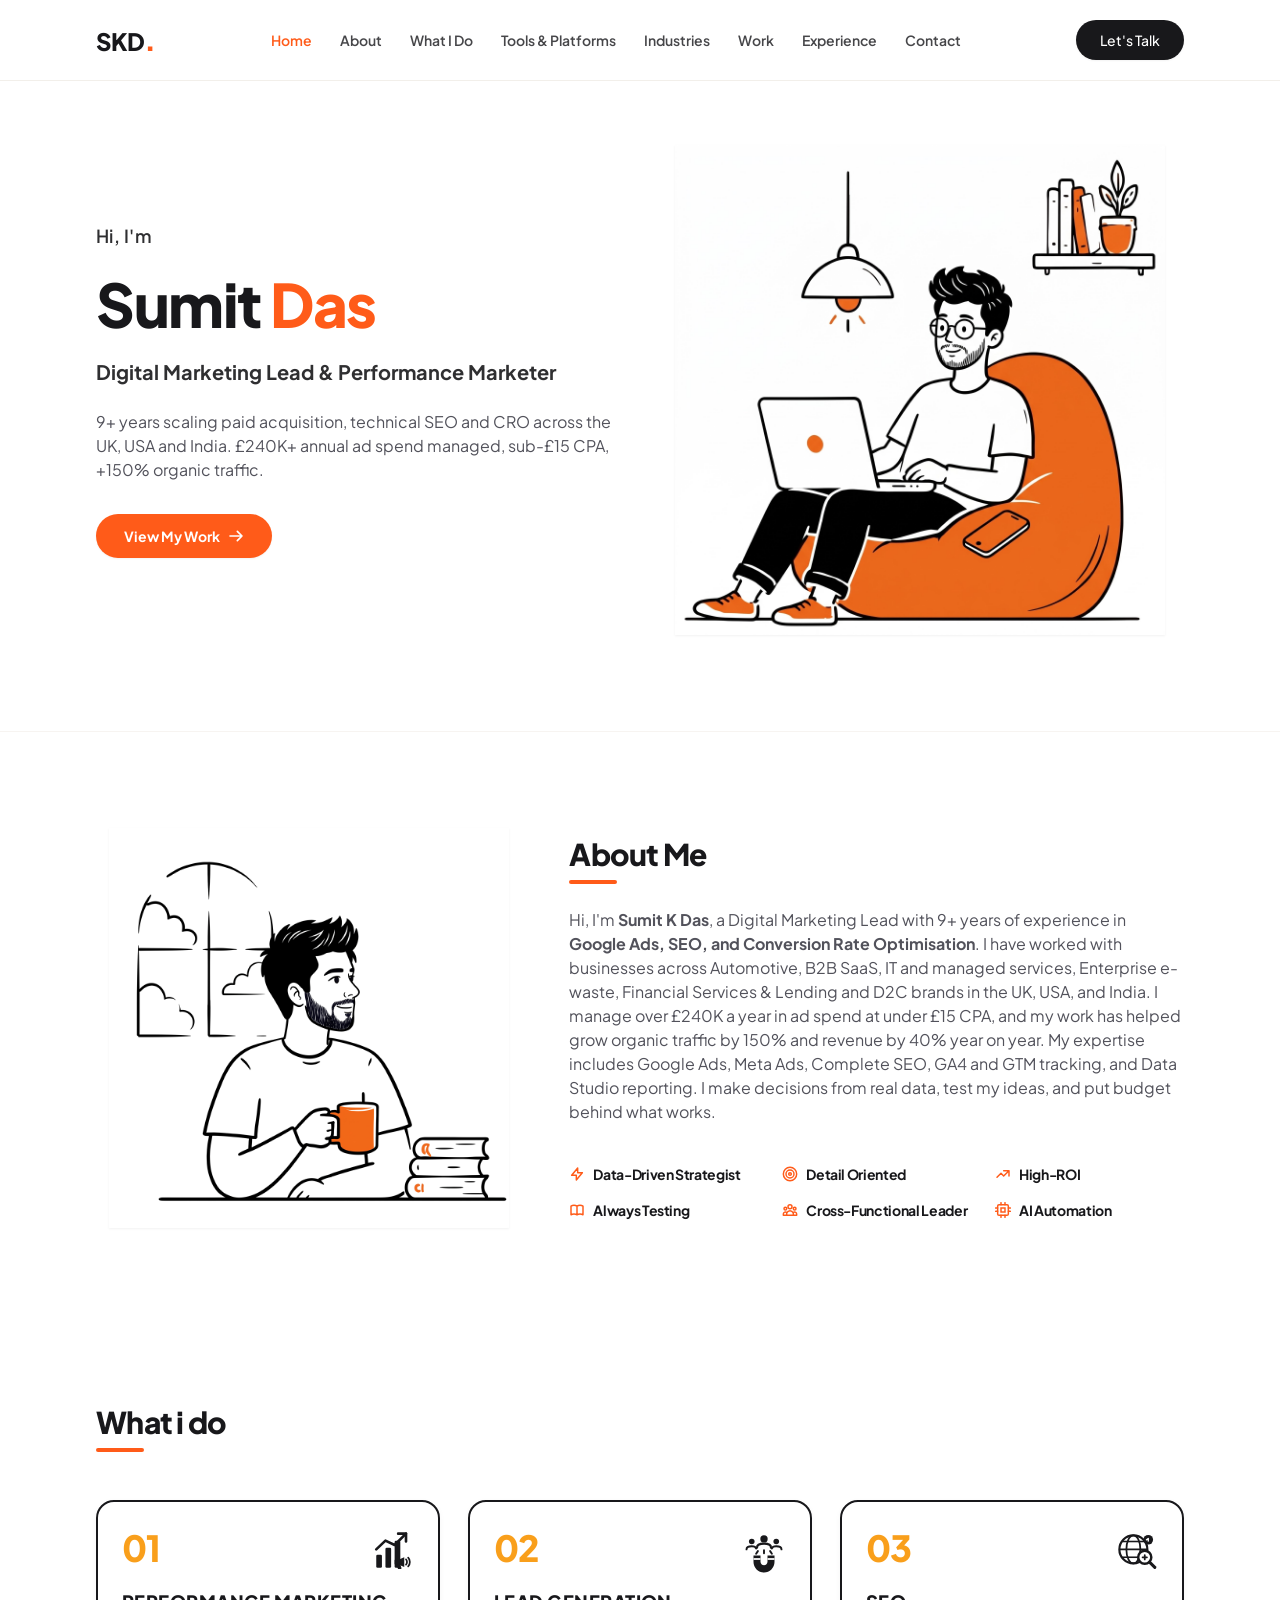
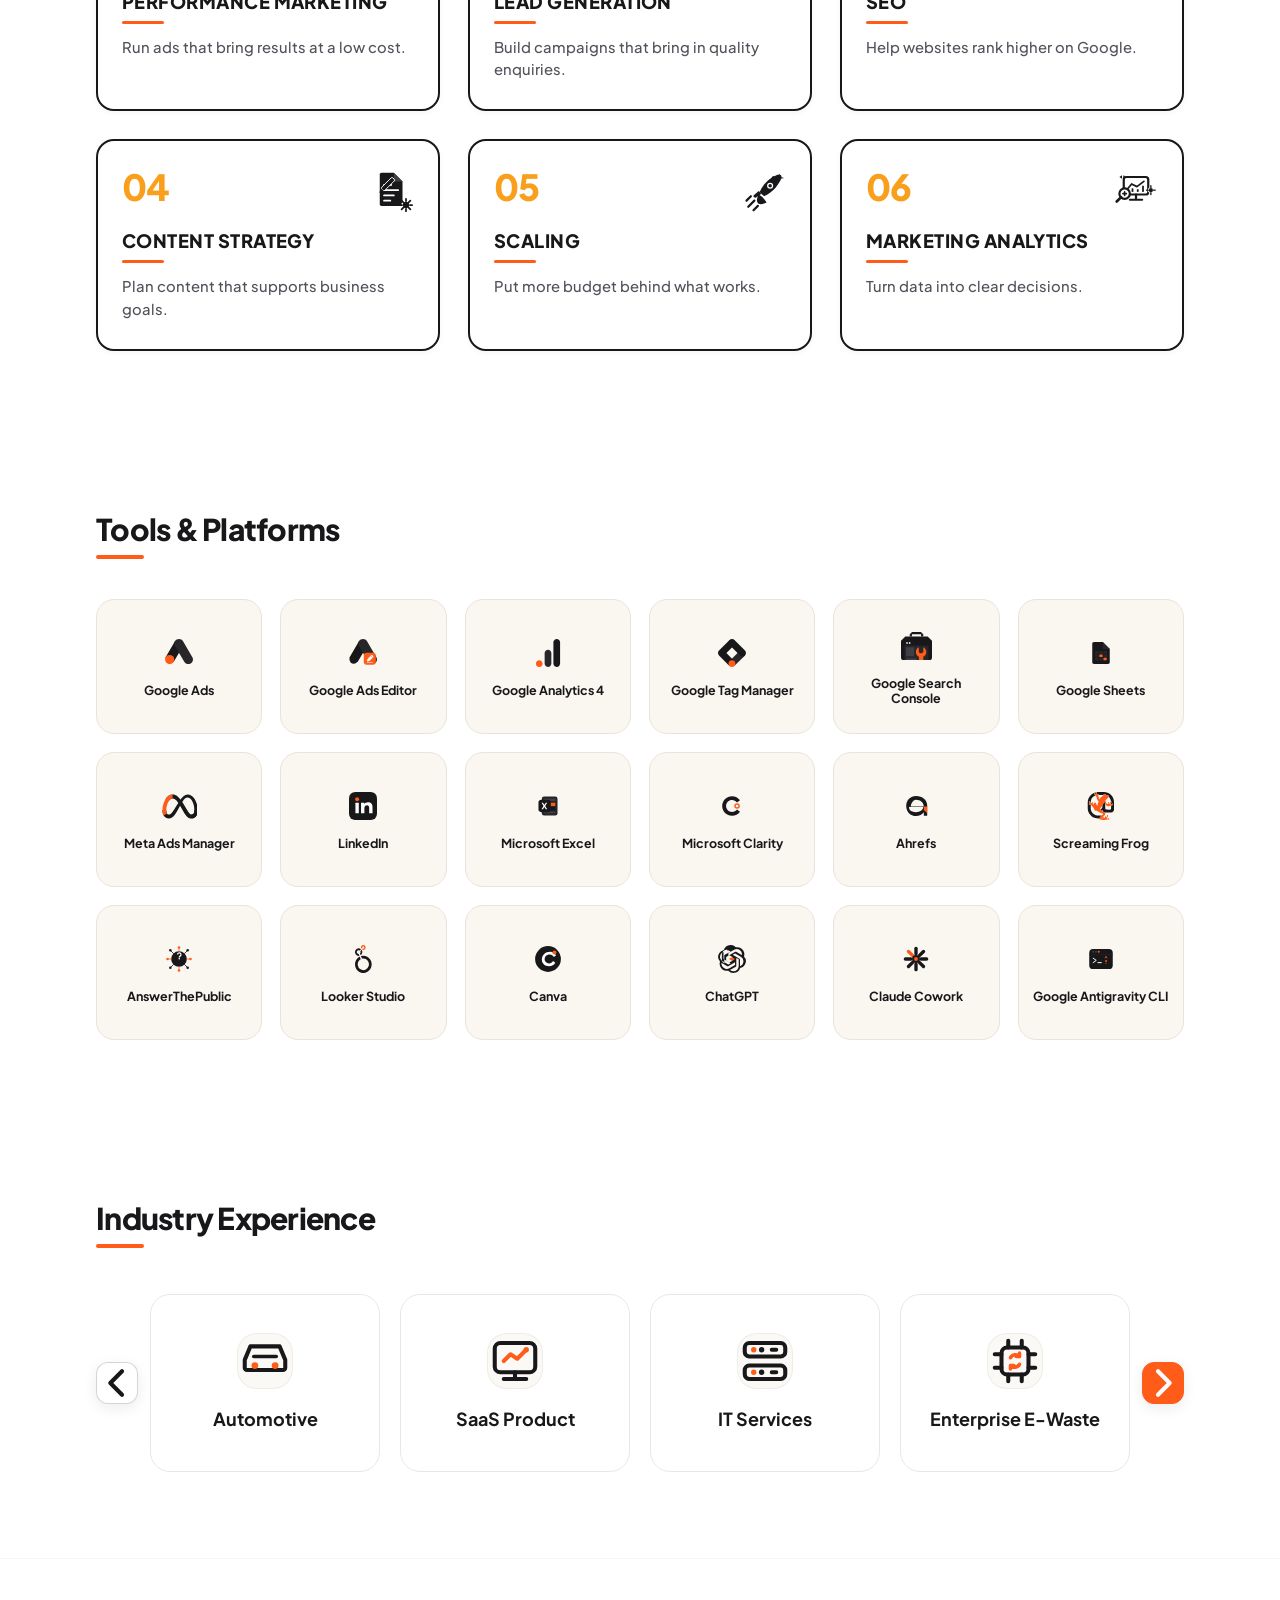
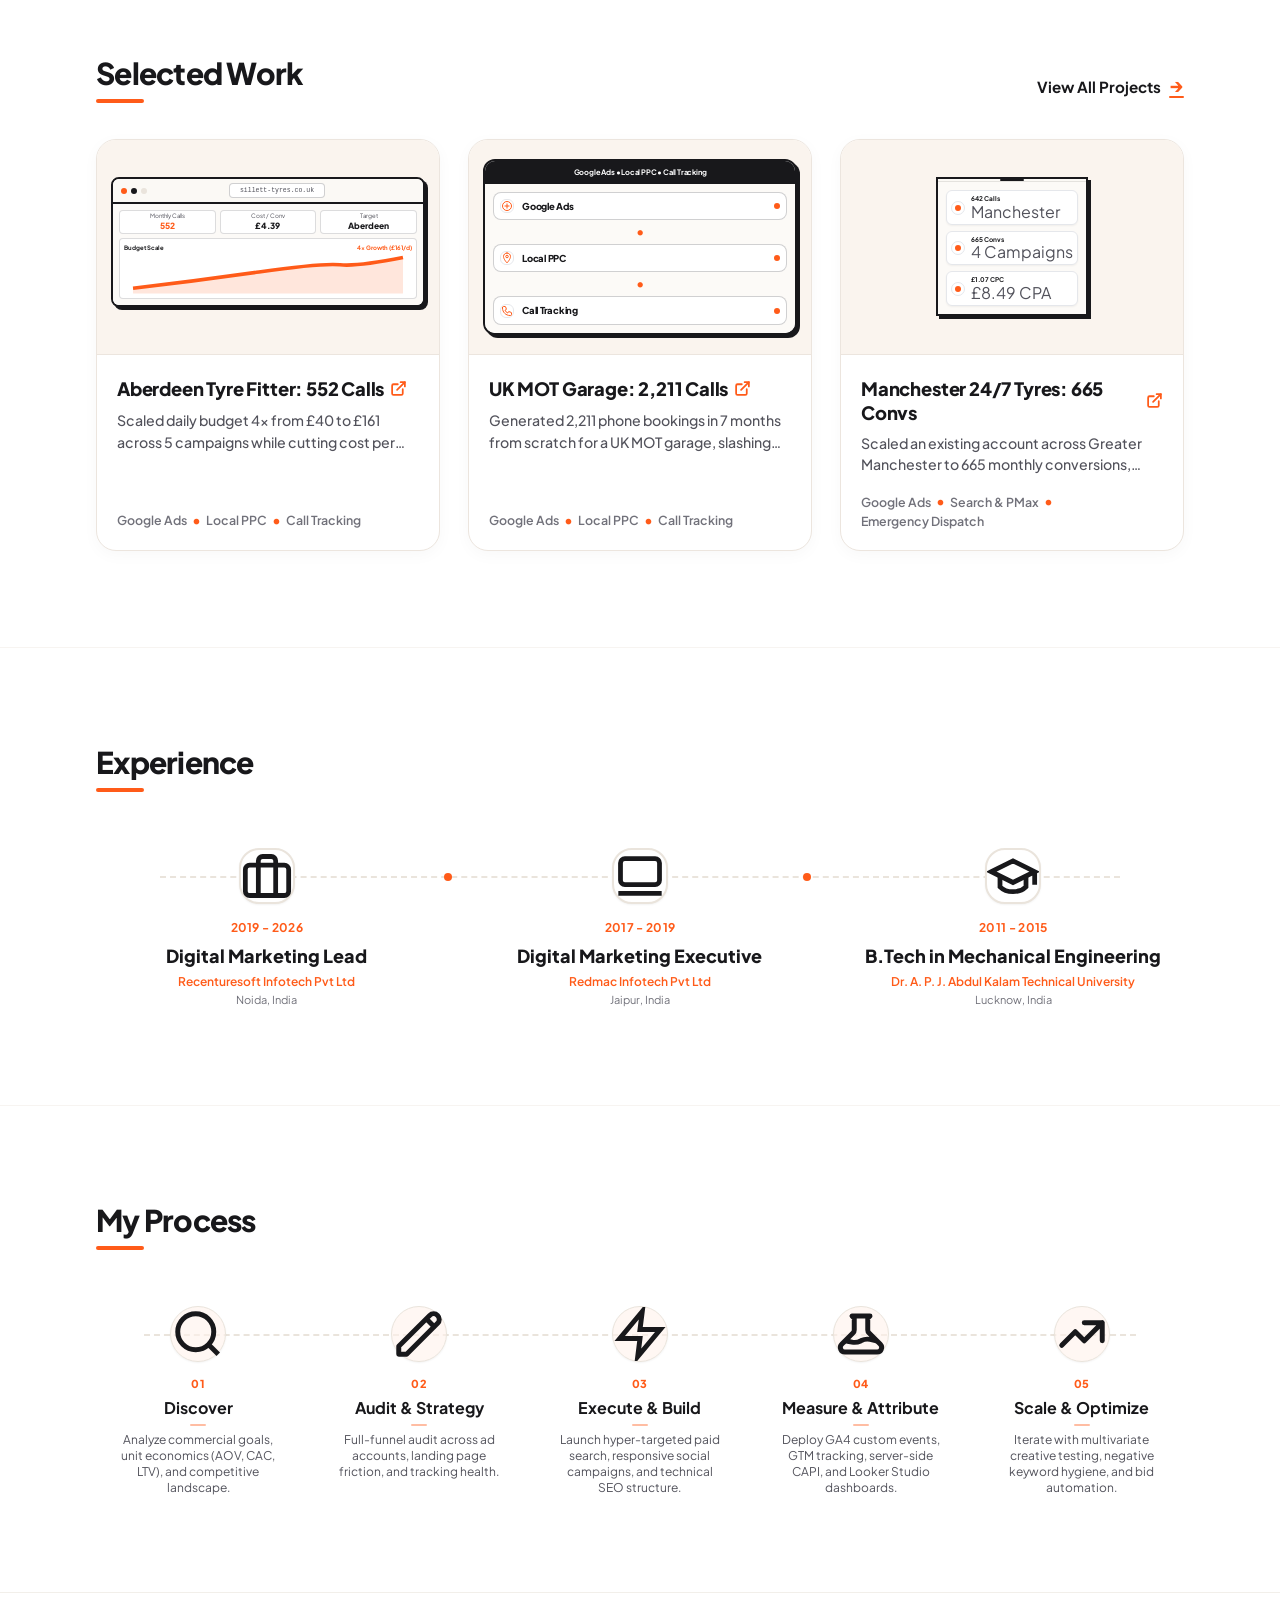
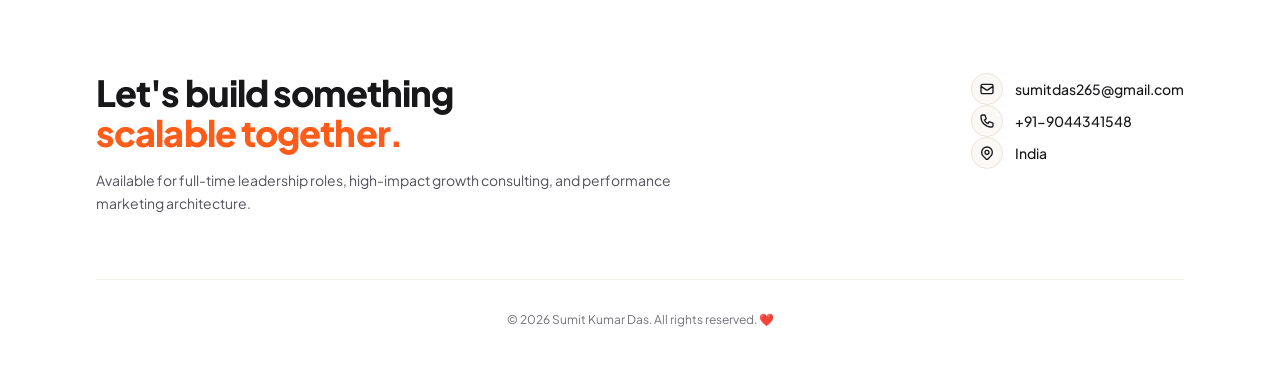
<file: index.html>
<!DOCTYPE html>
<html lang="en" class="scroll-smooth">
<head>
  <meta charset="UTF-8">
  <meta name="viewport" content="width=device-width, initial-scale=1.0">
  <title>Sumit Kumar Das | Digital Marketing Lead &amp; Performance Marketer</title>

  <!-- Google Fonts: Plus Jakarta Sans -->
  <link rel="preconnect" href="https://fonts.googleapis.com">
  <link rel="preconnect" href="https://fonts.gstatic.com" crossorigin>
  <link href="https://fonts.googleapis.com/css2?family=Plus+Jakarta+Sans:wght@400;500;600;700;800;900&display=swap" rel="stylesheet">
  <link rel="stylesheet" href="style.css">
</head>
<body class="bg-white text-brand-dark font-sans antialiased selection:bg-brand-orange-light selection:text-brand-orange">

  <!-- ==================== HEADER / NAVBAR ==================== -->
  <header class="sticky top-0 z-50 bg-white/95 backdrop-blur-md border-b border-brand-border/60 transition-all">
    <div class="max-w-6xl mx-auto px-4 sm:px-6 lg:px-8 h-20 flex items-center justify-between">
      <!-- Logo: SKD. -->
      <a href="#home" class="flex items-baseline text-2xl font-black tracking-tight text-brand-dark hover:opacity-90 transition-opacity">
        <span>SKD</span>
        <span class="text-brand-orange text-3xl leading-none">.</span>
      </a>

      <!-- Desktop Nav -->
      <nav class="hidden md:flex desktop-nav-list" id="desktop-nav">
        <a href="#home" class="nav-link text-sm font-semibold transition-colors duration-150 text-brand-orange" data-section="home">Home</a>
        <a href="#about" class="nav-link text-sm font-semibold transition-colors duration-150 text-brand-dark/80 hover:text-brand-dark" data-section="about">About</a>
        <a href="#what-i-do" class="nav-link text-sm font-semibold transition-colors duration-150 text-brand-dark/80 hover:text-brand-dark" data-section="what-i-do">What I Do</a>
        <a href="#skills" class="nav-link text-sm font-semibold transition-colors duration-150 text-brand-dark/80 hover:text-brand-dark" data-section="skills">Tools &amp; Platforms</a>
        <a href="#industries" class="nav-link text-sm font-semibold transition-colors duration-150 text-brand-dark/80 hover:text-brand-dark" data-section="industries">Industries</a>
        <a href="#work" class="nav-link text-sm font-semibold transition-colors duration-150 text-brand-dark/80 hover:text-brand-dark" data-section="work">Work</a>
        <a href="#experience" class="nav-link text-sm font-semibold transition-colors duration-150 text-brand-dark/80 hover:text-brand-dark" data-section="experience">Experience</a>
        <a href="#contact" class="nav-link text-sm font-semibold transition-colors duration-150 text-brand-dark/80 hover:text-brand-dark" data-section="contact">Contact</a>
      </nav>

      <!-- Right CTA Button -->
      <div class="hidden md:block">
        <a href="#contact" class="inline-flex items-center justify-center px-6 py-2.5 rounded-full bg-brand-dark text-white text-sm font-medium hover:bg-brand-dark/90 active:scale-95 transition-all shadow-sm">
          Let's Talk
        </a>
      </div>

      <!-- Mobile Hamburger Button -->
      <div class="md:hidden flex items-center">
        <button id="mobile-menu-btn" class="p-2 text-brand-dark hover:text-brand-orange focus:outline-none" aria-label="Toggle menu">
          <svg id="menu-icon" class="w-6 h-6" fill="none" stroke="currentColor" viewBox="0 0 24 24">
            <path stroke-linecap="round" stroke-linejoin="round" stroke-width="2" d="M4 6h16M4 12h16M4 18h16"></path>
          </svg>
          <svg id="close-icon" class="w-6 h-6 hidden" fill="none" stroke="currentColor" viewBox="0 0 24 24">
            <path stroke-linecap="round" stroke-linejoin="round" stroke-width="2" d="M6 18L18 6M6 6l12 12"></path>
          </svg>
        </button>
      </div>
    </div>

    <!-- Mobile Dropdown Menu -->
    <div id="mobile-menu" class="hidden md:hidden bg-white border-b border-brand-border px-4 pt-2 pb-6 space-y-3 shadow-lg">
      <a href="#home" class="mobile-nav-link block px-3 py-2 rounded-lg text-base font-semibold text-brand-orange bg-brand-orange-light/50" data-section="home">Home</a>
      <a href="#about" class="mobile-nav-link block px-3 py-2 rounded-lg text-base font-semibold text-brand-dark hover:bg-brand-cream" data-section="about">About</a>
      <a href="#what-i-do" class="mobile-nav-link block px-3 py-2 rounded-lg text-base font-semibold text-brand-dark hover:bg-brand-cream" data-section="what-i-do">What I Do</a>
      <a href="#skills" class="mobile-nav-link block px-3 py-2 rounded-lg text-base font-semibold text-brand-dark hover:bg-brand-cream" data-section="skills">Tools &amp; Platforms</a>
      <a href="#industries" class="mobile-nav-link block px-3 py-2 rounded-lg text-base font-semibold text-brand-dark hover:bg-brand-cream" data-section="industries">Industries</a>
      <a href="#work" class="mobile-nav-link block px-3 py-2 rounded-lg text-base font-semibold text-brand-dark hover:bg-brand-cream" data-section="work">Work</a>
      <a href="#experience" class="mobile-nav-link block px-3 py-2 rounded-lg text-base font-semibold text-brand-dark hover:bg-brand-cream" data-section="experience">Experience</a>
      <a href="#contact" class="mobile-nav-link block px-3 py-2 rounded-lg text-base font-semibold text-brand-dark hover:bg-brand-cream" data-section="contact">Contact</a>
      <div class="pt-2">
        <a href="#contact" class="mobile-nav-cta block w-full text-center px-6 py-3 rounded-full bg-brand-dark text-white text-sm font-medium hover:bg-brand-dark/90 transition-all">
          Let's Talk
        </a>
      </div>
    </div>
  </header>

  <main class="flex-grow">
    <!-- ==================== HERO SECTION ==================== -->
    <section id="home" class="pt-10 pb-16 md:pt-16 md:pb-24 overflow-hidden">
      <div class="max-w-6xl mx-auto px-4 sm:px-6 lg:px-8">
        <div class="grid grid-cols-1 lg:grid-cols-12 gap-12 lg:gap-8 items-center">
          <!-- Left Column: Copy & Actions -->
          <div class="lg:col-span-6 space-y-6 text-left">
            <div class="inline-block">
              <span class="text-base sm:text-lg font-semibold text-brand-dark/90 tracking-wide">
                Hi, I'm
              </span>
            </div>

            <h1 class="text-4xl sm:text-5xl md:text-6xl font-extrabold tracking-tight text-brand-dark leading-[1.1]">
              Sumit <span class="text-brand-orange">Das</span>
            </h1>

            <h2 class="text-lg sm:text-xl font-bold text-brand-dark/90">
              Digital Marketing Lead &amp; Performance Marketer
            </h2>

            <p class="text-sm sm:text-base text-brand-gray leading-relaxed max-w-xl">
             9+ years scaling paid acquisition, technical SEO and CRO across the UK, USA and India. £240K+ annual ad spend managed, sub-£15 CPA, +150% organic traffic.
            </p>

            <!-- CTAs -->
            <div class="pt-2 flex flex-wrap items-center gap-4">
              <a href="#work" class="inline-flex items-center justify-center gap-2 px-7 py-3 rounded-full bg-brand-orange text-white text-sm font-bold shadow-sm hover:bg-brand-orange-hover active:scale-95 transition-all">
                <span>View My Work</span>
                <svg class="w-4 h-4" fill="none" stroke="currentColor" stroke-width="2.5" viewBox="0 0 24 24">
                  <path stroke-linecap="round" stroke-linejoin="round" d="M14 5l7 7m0 0l-7 7m7-7H3"></path>
                </svg>
              </a>

            </div>
          </div>

          <!-- Right Column: Hero Illustration -->
          <div class="lg:col-span-6 flex justify-center lg:justify-end">
            <div class="relative flex items-center justify-center w-full h-auto">
              <img src="assets/images/hero-beanbag.jpg" alt="Sumit Das - Digital Marketing Lead working in beanbag chair" class="w-full max-w-[460px] md:max-w-[490px] h-auto object-contain select-none drop-shadow-sm transition-transform duration-300 hover:scale-[1.02]" loading="eager">
            </div>
          </div>
        </div>
      </div>
    </section>

    <!-- ==================== ABOUT ME SECTION ==================== -->
    <section id="about" class="py-16 md:py-24 bg-white border-t border-brand-border/40">
      <div class="max-w-6xl mx-auto px-4 sm:px-6 lg:px-8">
        <div class="grid grid-cols-1 lg:grid-cols-12 gap-12 lg:gap-12 items-center">
          <!-- Left Column: Desk Illustration -->
          <div class="lg:col-span-5 flex justify-center">
            <div class="relative flex items-center justify-center w-full h-auto">
              <img src="assets/images/about-desk.jpg" alt="Sumit Das - Performance Marketing Lead at desk with coffee" class="w-full max-w-[360px] md:max-w-[400px] h-auto object-contain select-none drop-shadow-sm transition-transform duration-300 hover:scale-[1.02]" loading="lazy">
            </div>
          </div>

          <!-- Right Column: Content & Trait Badges -->
          <div class="lg:col-span-7 space-y-6">
            <div>
              <h2 class="text-2xl sm:text-3xl font-extrabold text-brand-dark tracking-tight">
                About Me
              </h2>
              <div class="w-12 h-1 bg-brand-orange rounded-full mt-2"></div>
            </div>

            <p class="text-sm sm:text-base text-brand-gray leading-relaxed text-justify sm:text-left">
Hi, I'm <b>Sumit K Das</b>, a Digital Marketing Lead with 9+ years of experience in <b>Google Ads, SEO, and Conversion Rate Optimisation</b>.

I have worked with businesses across Automotive, B2B SaaS, IT and managed services, Enterprise e-waste, Financial Services & Lending and D2C brands in the UK, USA, and India. I manage over £240K a year in ad spend at under £15 CPA, and my work has helped grow organic traffic by 150% and revenue by 40% year on year.

My expertise includes Google Ads, Meta Ads, Complete SEO, GA4 and GTM tracking, and Data Studio reporting. I make decisions from real data, test my ideas, and put budget behind what works.
            </p>

            <!-- Trait Items Grid (matching clean reference without circular badges) -->
            <div class="pt-4 grid grid-cols-2 sm:grid-cols-3 gap-y-4 gap-x-6">
              <div class="flex items-center gap-2">
                <svg class="w-4 h-4 text-brand-orange flex-shrink-0" fill="none" stroke="currentColor" stroke-width="2.2" viewBox="0 0 24 24">
                  <path stroke-linecap="round" stroke-linejoin="round" d="M13 10V3L4 14h7v7l9-11h-7z"></path>
                </svg>
                <span class="text-xs sm:text-sm font-bold text-brand-dark tracking-tight">Data-Driven Strategist</span>
              </div>

              <div class="flex items-center gap-2">
                <svg class="w-4 h-4 text-brand-orange flex-shrink-0" fill="none" stroke="currentColor" stroke-width="2.2" viewBox="0 0 24 24">
                  <circle cx="12" cy="12" r="10"></circle>
                  <circle cx="12" cy="12" r="6"></circle>
                  <circle cx="12" cy="12" r="2"></circle>
                </svg>
                <span class="text-xs sm:text-sm font-bold text-brand-dark tracking-tight">Detail Oriented</span>
              </div>

              <div class="flex items-center gap-2">
                <svg class="w-4 h-4 text-brand-orange flex-shrink-0" fill="none" stroke="currentColor" stroke-width="2.2" viewBox="0 0 24 24">
                  <path stroke-linecap="round" stroke-linejoin="round" d="M13 7h8m0 0v8m0-8l-8 8-4-4-6 6"></path>
                </svg>
                <span class="text-xs sm:text-sm font-bold text-brand-dark tracking-tight">High-ROI</span>
              </div>

              <div class="flex items-center gap-2">
                <svg class="w-4 h-4 text-brand-orange flex-shrink-0" fill="none" stroke="currentColor" stroke-width="2.2" viewBox="0 0 24 24">
                  <path stroke-linecap="round" stroke-linejoin="round" d="M12 6.253v13m0-13C10.832 5.477 9.246 5 7.5 5S4.168 5.477 3 6.253v13C4.168 18.477 5.754 18 7.5 18s3.332.477 4.5 1.253m0-13C13.168 5.477 14.754 5 16.5 5c1.747 0 3.332.477 4.5 1.253v13C19.832 18.477 18.247 18 16.5 18c-1.746 0-3.332.477-4.5 1.253"></path>
                </svg>
                <span class="text-xs sm:text-sm font-bold text-brand-dark tracking-tight">Always Testing</span>
              </div>

              <div class="flex items-center gap-2">
                <svg class="w-4 h-4 text-brand-orange flex-shrink-0" fill="none" stroke="currentColor" stroke-width="2.2" viewBox="0 0 24 24">
                  <path stroke-linecap="round" stroke-linejoin="round" d="M17 20h5v-2a3 3 0 00-5.356-1.857M17 20H7m10 0v-2c0-.656-.126-1.283-.356-1.857M7 20H2v-2a3 3 0 015.356-1.857M7 20v-2c0-.656.126-1.283.356-1.857m0 0a5.002 5.002 0 019.288 0M15 7a3 3 0 11-6 0 3 3 0 016 0zm6 3a2 2 0 11-4 0 2 2 0 014 0zM7 10a2 2 0 11-4 0 2 2 0 014 0z"></path>
                </svg>
                <span class="text-xs sm:text-sm font-bold text-brand-dark tracking-tight">Cross-Functional Leader</span>
              </div>

              <div class="flex items-center gap-2">
                <svg class="w-4 h-4 text-brand-orange flex-shrink-0" fill="none" stroke="currentColor" stroke-width="2.2" viewBox="0 0 24 24">
                  <rect x="4" y="4" width="16" height="16" rx="2"></rect>
                  <rect x="9" y="9" width="6" height="6"></rect>
                  <path stroke-linecap="round" stroke-linejoin="round" d="M9 1v3M15 1v3M9 20v3M15 20v3M20 9h3M20 14h3M1 9h3M1 14h3"></path>
                </svg>
                <span class="text-xs sm:text-sm font-bold text-brand-dark tracking-tight">AI Automation</span>
              </div>
            </div>
          </div>
        </div>
      </div>
    </section>

    <!-- ==================== WHAT I DO SECTION ==================== -->
    <section id="what-i-do" class="py-16 md:py-20 bg-white">
      <div class="max-w-6xl mx-auto px-4 sm:px-6 lg:px-8">
        <!-- Section Header (2 Columns: Title on Left, Subtitle on Right with Orange Divider) -->
        <div class="what-i-do-header">
          <div class="what-i-do-header-left">
            <h2 class="text-2xl sm:text-3xl font-extrabold text-brand-dark tracking-tight">
              What i do
            </h2>
            <div class="w-12 h-1 bg-brand-orange rounded-full mt-2"></div>
          </div>
        </div>

        <!-- 6 Cards Grid (3 Columns on Desktop, 2 on Tablet, 1 on Mobile) -->
        <div class="what-i-do-grid">
          <!-- Card 01: Performance Marketing -->
          <div class="what-i-do-card">
            <div class="what-i-do-card-top">
              <span class="what-i-do-num">01</span>
              <div class="what-i-do-icon-wrap">
                <img src="assets/icons/performance-marketing.svg" alt="Performance Marketing" />
              </div>
            </div>
            <h3 class="what-i-do-title">PERFORMANCE MARKETING</h3>
            <div class="what-i-do-divider"></div>
            <p class="what-i-do-desc">Run ads that bring results at a low cost.</p>
          </div>

          <!-- Card 02: Lead Generation -->
          <div class="what-i-do-card">
            <div class="what-i-do-card-top">
              <span class="what-i-do-num">02</span>
              <div class="what-i-do-icon-wrap">
                <img src="assets/icons/lead-generation.svg" alt="Lead Generation" />
              </div>
            </div>
            <h3 class="what-i-do-title">LEAD GENERATION</h3>
            <div class="what-i-do-divider"></div>
            <p class="what-i-do-desc">Build campaigns that bring in quality enquiries.</p>
          </div>

          <!-- Card 03: SEO -->
          <div class="what-i-do-card">
            <div class="what-i-do-card-top">
              <span class="what-i-do-num">03</span>
              <div class="what-i-do-icon-wrap">
                <img src="assets/icons/seo.svg" alt="SEO" />
              </div>
            </div>
            <h3 class="what-i-do-title">SEO</h3>
            <div class="what-i-do-divider"></div>
            <p class="what-i-do-desc">Help websites rank higher on Google.</p>
          </div>

          <!-- Card 04: Content Strategy -->
          <div class="what-i-do-card">
            <div class="what-i-do-card-top">
              <span class="what-i-do-num">04</span>
              <div class="what-i-do-icon-wrap">
                <img src="assets/icons/content-strategy.svg" alt="Content Strategy" />
              </div>
            </div>
            <h3 class="what-i-do-title">CONTENT STRATEGY</h3>
            <div class="what-i-do-divider"></div>
            <p class="what-i-do-desc">Plan content that supports business goals.</p>
          </div>

          <!-- Card 05: Scaling -->
          <div class="what-i-do-card">
            <div class="what-i-do-card-top">
              <span class="what-i-do-num">05</span>
              <div class="what-i-do-icon-wrap">
                <img src="assets/icons/scaling.svg" alt="Scaling" />
              </div>
            </div>
            <h3 class="what-i-do-title">SCALING</h3>
            <div class="what-i-do-divider"></div>
            <p class="what-i-do-desc">Put more budget behind what works.</p>
          </div>

          <!-- Card 06: Marketing Analytics -->
          <div class="what-i-do-card">
            <div class="what-i-do-card-top">
              <span class="what-i-do-num">06</span>
              <div class="what-i-do-icon-wrap">
                <img src="assets/icons/marketing-analytics.svg" alt="Marketing Analytics" />
              </div>
            </div>
            <h3 class="what-i-do-title">MARKETING ANALYTICS</h3>
            <div class="what-i-do-divider"></div>
            <p class="what-i-do-desc">Turn data into clear decisions.</p>
          </div>
        </div>
      </div>
    </section>

    <!-- ==================== TOOLS & PLATFORMS ==================== -->
    <section id="skills" class="py-16 md:py-20 bg-white">
      <div class="max-w-6xl mx-auto px-4 sm:px-6 lg:px-8">
        <div class="mb-10 text-left">
          <h2 class="text-2xl sm:text-3xl font-extrabold text-brand-dark tracking-tight">
            Tools &amp; Platforms
          </h2>
          <div class="w-12 h-1 bg-brand-orange rounded-full mt-2"></div>
        </div>

        <!-- 18 Tools & Platforms Grid (6 per row on desktop) -->
        <div class="tools-grid">
          <!-- 1. Google Ads -->
          <div class="tool-card">
            <div class="tool-icon-wrap">
              <img src="assets/logos/google-ads-bo.svg" alt="Google Ads" />
            </div>
            <span class="tool-card-title">Google Ads</span>
          </div>

          <!-- 2. Google Ads Editor -->
          <div class="tool-card">
            <div class="tool-icon-wrap">
              <img src="assets/logos/google-ads-editor-bo.svg" alt="Google Ads Editor" />
            </div>
            <span class="tool-card-title">Google Ads Editor</span>
          </div>

          <!-- 3. Google Analytics 4 -->
          <div class="tool-card">
            <div class="tool-icon-wrap">
              <img src="assets/logos/ga4-bo.svg" alt="Google Analytics 4" />
            </div>
            <span class="tool-card-title">Google Analytics 4</span>
          </div>

          <!-- 4. Google Tag Manager -->
          <div class="tool-card">
            <div class="tool-icon-wrap">
              <img src="assets/logos/gtm-bo.svg" alt="Google Tag Manager" />
            </div>
            <span class="tool-card-title">Google Tag Manager</span>
          </div>

          <!-- 5. Google Search Console -->
          <div class="tool-card">
            <div class="tool-icon-wrap">
              <img src="assets/logos/gsc-bo.svg" alt="Google Search Console" />
            </div>
            <span class="tool-card-title">Google Search Console</span>
          </div>

          <!-- 6. Google Sheets -->
          <div class="tool-card">
            <div class="tool-icon-wrap">
              <img src="assets/logos/google-sheets-bo.svg" alt="Google Sheets" />
            </div>
            <span class="tool-card-title">Google Sheets</span>
          </div>

          <!-- 7. Meta Ads Manager -->
          <div class="tool-card">
            <div class="tool-icon-wrap">
              <img src="assets/logos/meta-bo.svg" alt="Meta Ads Manager" />
            </div>
            <span class="tool-card-title">Meta Ads Manager</span>
          </div>

          <!-- 8. LinkedIn -->
          <div class="tool-card">
            <div class="tool-icon-wrap">
              <img src="assets/logos/linkedin-bo.svg" alt="LinkedIn" />
            </div>
            <span class="tool-card-title">LinkedIn</span>
          </div>

          <!-- 9. Microsoft Excel -->
          <div class="tool-card">
            <div class="tool-icon-wrap">
              <img src="assets/logos/excel-bo.svg" alt="Microsoft Excel" />
            </div>
            <span class="tool-card-title">Microsoft Excel</span>
          </div>

          <!-- 10. Microsoft Clarity -->
          <div class="tool-card">
            <div class="tool-icon-wrap">
              <img src="assets/logos/clarity-bo.svg" alt="Microsoft Clarity" />
            </div>
            <span class="tool-card-title">Microsoft Clarity</span>
          </div>

          <!-- 11. Ahrefs -->
          <div class="tool-card">
            <div class="tool-icon-wrap">
              <img src="assets/logos/ahrefs-bo.svg" alt="Ahrefs" />
            </div>
            <span class="tool-card-title">Ahrefs</span>
          </div>

          <!-- 12. Screaming Frog -->
          <div class="tool-card">
            <div class="tool-icon-wrap">
              <img src="assets/logos/screaming-frog-bo.svg" alt="Screaming Frog" />
            </div>
            <span class="tool-card-title">Screaming Frog</span>
          </div>

          <!-- 13. AnswerThePublic -->
          <div class="tool-card">
            <div class="tool-icon-wrap">
              <img src="assets/logos/answerthepublic-bo.svg" alt="AnswerThePublic" />
            </div>
            <span class="tool-card-title">AnswerThePublic</span>
          </div>

          <!-- 14. Looker Studio -->
          <div class="tool-card">
            <div class="tool-icon-wrap">
              <img src="assets/logos/looker-studio-bo.svg" alt="Looker Studio" />
            </div>
            <span class="tool-card-title">Looker Studio</span>
          </div>

          <!-- 15. Canva -->
          <div class="tool-card">
            <div class="tool-icon-wrap">
              <img src="assets/logos/canva-bo.svg" alt="Canva" />
            </div>
            <span class="tool-card-title">Canva</span>
          </div>

          <!-- 16. ChatGPT -->
          <div class="tool-card">
            <div class="tool-icon-wrap">
              <img src="assets/logos/chatgpt-bo.svg" alt="ChatGPT" />
            </div>
            <span class="tool-card-title">ChatGPT</span>
          </div>

          <!-- 17. Claude Cowork -->
          <div class="tool-card">
            <div class="tool-icon-wrap">
              <img src="assets/logos/claude-bo.svg" alt="Claude Cowork" />
            </div>
            <span class="tool-card-title">Claude Cowork</span>
          </div>

          <!-- 18. Google Antigravity CLI -->
          <div class="tool-card">
            <div class="tool-icon-wrap">
              <img src="assets/logos/antigravity-cli-bo.svg" alt="Google Antigravity CLI" />
            </div>
            <span class="tool-card-title">Google Antigravity CLI</span>
          </div>
        </div>
      </div>
    </section>

    <!-- ==================== INDUSTRY EXPERIENCE ==================== -->
    <section id="industries" class="py-16 md:py-20 bg-white">
      <div class="max-w-6xl mx-auto px-4 sm:px-6 lg:px-8">
        <div class="mb-10 text-left">
          <h2 class="text-2xl sm:text-3xl font-extrabold text-brand-dark tracking-tight">
            Industry Experience
          </h2>
          <div class="w-12 h-1 bg-brand-orange rounded-full mt-2"></div>
        </div>

        <!-- Industry Horizontal Icon Grid Slider (4 items per view on desktop) -->
        <div class="relative industry-slider-wrapper">
          <!-- Left Navigation Arrow -->
          <button id="industry-slider-prev" type="button" aria-label="Previous Industries" class="industry-slider-arrow industry-slider-prev">
            <svg class="w-5 h-5" fill="none" stroke="currentColor" stroke-width="2.5" viewBox="0 0 24 24">
              <path stroke-linecap="round" stroke-linejoin="round" d="M15 19l-7-7 7-7"></path>
            </svg>
          </button>

          <!-- Right Navigation Arrow -->
          <button id="industry-slider-next" type="button" aria-label="Next Industries" class="industry-slider-arrow industry-slider-next">
            <svg class="w-5 h-5" fill="none" stroke="currentColor" stroke-width="2.5" viewBox="0 0 24 24">
              <path stroke-linecap="round" stroke-linejoin="round" d="M9 5l7 7-7 7"></path>
            </svg>
          </button>

          <!-- Slider Viewport -->
          <div class="industry-slider-viewport overflow-hidden" id="industry-slider-viewport">
            <div class="industry-slider-track flex" id="industry-slider-track">
              <!-- Slide 1: Automotive & MOT -->
              <div class="industry-slide">
                <div class="group w-full h-full flex flex-col items-center justify-center p-6 sm:p-7 rounded-2xl bg-white border border-brand-border/70 hover:border-brand-orange/40 hover:shadow-md transition-all duration-200 cursor-default select-none">
                  <div class="w-14 h-14 rounded-2xl bg-brand-cream border border-brand-border/60 flex items-center justify-center mb-4 group-hover:scale-110 group-hover:bg-brand-orange-light transition-all duration-200">
                    <svg viewBox="0 0 24 24" class="w-7 h-7" fill="none">
                      <path d="M4 16H20M4 16C3.44772 16 3 15.5523 3 15V11.5L5.5 5.5H18.5L21 11.5V15C21 15.5523 20.5523 16 20 16M4 16H20" stroke="#18181B" stroke-width="1.8" stroke-linecap="round" stroke-linejoin="round"></path>
                      <circle cx="7.5" cy="14" r="1.5" fill="#FF5B19"></circle>
                      <circle cx="16.5" cy="14" r="1.5" fill="#FF5B19"></circle>
                      <path d="M7 10H17" stroke="#18181B" stroke-width="1.6" stroke-linecap="round"></path>
                    </svg>
                  </div>
                  <h3 class="text-base sm:text-lg font-bold text-brand-dark group-hover:text-brand-orange transition-colors text-center">
                    Automotive
                  </h3>
                </div>
              </div>

              <!-- Slide 2: B2B SaaS Platforms -->
              <div class="industry-slide">
                <div class="group w-full h-full flex flex-col items-center justify-center p-6 sm:p-7 rounded-2xl bg-white border border-brand-border/70 hover:border-brand-orange/40 hover:shadow-md transition-all duration-200 cursor-default select-none">
                  <div class="w-14 h-14 rounded-2xl bg-brand-cream border border-brand-border/60 flex items-center justify-center mb-4 group-hover:scale-110 group-hover:bg-brand-orange-light transition-all duration-200">
                    <svg viewBox="0 0 24 24" class="w-7 h-7" fill="none">
                      <rect x="3" y="4" width="18" height="13" rx="2.5" stroke="#18181B" stroke-width="1.8"></rect>
                      <path d="M7 20H17M12 17V20" stroke="#18181B" stroke-width="1.8" stroke-linecap="round"></path>
                      <path d="M7 12L10 9L13 11L17 7" stroke="#FF5B19" stroke-width="1.8" stroke-linecap="round" stroke-linejoin="round"></path>
                      <circle cx="17" cy="7" r="1.2" fill="#FF5B19"></circle>
                    </svg>
                  </div>
                  <h3 class="text-base sm:text-lg font-bold text-brand-dark group-hover:text-brand-orange transition-colors text-center">
                    SaaS Product
                  </h3>
                </div>
              </div>

              <!-- Slide 3: IT & Managed Services -->
              <div class="industry-slide">
                <div class="group w-full h-full flex flex-col items-center justify-center p-6 sm:p-7 rounded-2xl bg-white border border-brand-border/70 hover:border-brand-orange/40 hover:shadow-md transition-all duration-200 cursor-default select-none">
                  <div class="w-14 h-14 rounded-2xl bg-brand-cream border border-brand-border/60 flex items-center justify-center mb-4 group-hover:scale-110 group-hover:bg-brand-orange-light transition-all duration-200">
                    <svg viewBox="0 0 24 24" class="w-7 h-7" fill="none">
                      <rect x="3" y="4" width="18" height="6" rx="2" stroke="#18181B" stroke-width="1.8"></rect>
                      <rect x="3" y="14" width="18" height="6" rx="2" stroke="#18181B" stroke-width="1.8"></rect>
                      <circle cx="7" cy="7" r="1.2" fill="#FF5B19"></circle>
                      <circle cx="10.5" cy="7" r="1.2" fill="#18181B"></circle>
                      <circle cx="7" cy="17" r="1.2" fill="#FF5B19"></circle>
                      <circle cx="10.5" cy="17" r="1.2" fill="#18181B"></circle>
                      <path d="M15 7H17M15 17H17" stroke="#18181B" stroke-width="1.8" stroke-linecap="round"></path>
                    </svg>
                  </div>
                  <h3 class="text-base sm:text-lg font-bold text-brand-dark group-hover:text-brand-orange transition-colors text-center">
                    IT Services
                  </h3>
                </div>
              </div>

              <!-- Slide 4: Enterprise E-Waste -->
              <div class="industry-slide">
                <div class="group w-full h-full flex flex-col items-center justify-center p-6 sm:p-7 rounded-2xl bg-white border border-brand-border/70 hover:border-brand-orange/40 hover:shadow-md transition-all duration-200 cursor-default select-none">
                  <div class="w-14 h-14 rounded-2xl bg-brand-cream border border-brand-border/60 flex items-center justify-center mb-4 group-hover:scale-110 group-hover:bg-brand-orange-light transition-all duration-200">
                    <svg viewBox="0 0 24 24" class="w-7 h-7" fill="none">
                      <rect x="6" y="6" width="12" height="12" rx="2.5" stroke="#18181B" stroke-width="1.8"></rect>
                      <path d="M9 3V6M15 3V6M9 18V21M15 18V21M3 9H6M3 15H6M18 9H21M18 15H21" stroke="#18181B" stroke-width="1.8" stroke-linecap="round"></path>
                      <path d="M10 10.5A2.5 2.5 0 0 1 14 10M14 10V8.5M14 10H12.5" stroke="#FF5B19" stroke-width="1.6" stroke-linecap="round" stroke-linejoin="round"></path>
                      <path d="M14 13.5A2.5 2.5 0 0 1 10 14M10 14V15.5M10 14H11.5" stroke="#FF5B19" stroke-width="1.6" stroke-linecap="round" stroke-linejoin="round"></path>
                    </svg>
                  </div>
                  <h3 class="text-base sm:text-lg font-bold text-brand-dark group-hover:text-brand-orange transition-colors text-center">
                    Enterprise E-Waste
                  </h3>
                </div>
              </div>

              <!-- Slide 5: D2C Food & Beverage -->
              <div class="industry-slide">
                <div class="group w-full h-full flex flex-col items-center justify-center p-6 sm:p-7 rounded-2xl bg-white border border-brand-border/70 hover:border-brand-orange/40 hover:shadow-md transition-all duration-200 cursor-default select-none">
                  <div class="w-14 h-14 rounded-2xl bg-brand-cream border border-brand-border/60 flex items-center justify-center mb-4 group-hover:scale-110 group-hover:bg-brand-orange-light transition-all duration-200">
                    <svg viewBox="0 0 24 24" class="w-7 h-7" fill="none">
                      <path d="M6 6H18L17 19C17 20.1046 16.1046 21 15 21H9C7.89543 21 7 20.1046 7 19L6 6Z" stroke="#18181B" stroke-width="1.8" stroke-linejoin="round"></path>
                      <path d="M9 6V4C9 2.89543 9.89543 2 11 2H13C14.1046 2 15 2.89543 15 4V6" stroke="#18181B" stroke-width="1.8"></path>
                      <circle cx="12" cy="13" r="2.5" fill="#FF5B19"></circle>
                    </svg>
                  </div>
                  <h3 class="text-base sm:text-lg font-bold text-brand-dark group-hover:text-brand-orange transition-colors text-center">
                    D2C
                  </h3>
                </div>
              </div>

              <!-- Slide 6: Educational & Playground -->
              <div class="industry-slide">
                <div class="group w-full h-full flex flex-col items-center justify-center p-6 sm:p-7 rounded-2xl bg-white border border-brand-border/70 hover:border-brand-orange/40 hover:shadow-md transition-all duration-200 cursor-default select-none">
                  <div class="w-14 h-14 rounded-2xl bg-brand-cream border border-brand-border/60 flex items-center justify-center mb-4 group-hover:scale-110 group-hover:bg-brand-orange-light transition-all duration-200">
                    <svg viewBox="0 0 24 24" class="w-7 h-7" fill="none">
                      <path d="M12 3L2 8L12 13L22 8L12 3Z" stroke="#18181B" stroke-width="1.8" stroke-linejoin="round"></path>
                      <path d="M6 10.5V16C6 17.5 8.68629 19 12 19C15.3137 19 18 17.5 18 16V10.5" stroke="#18181B" stroke-width="1.8"></path>
                      <path d="M22 8V14" stroke="#FF5B19" stroke-width="2" stroke-linecap="round"></path>
                      <circle cx="22" cy="15" r="1.2" fill="#FF5B19"></circle>
                    </svg>
                  </div>
                  <h3 class="text-base sm:text-lg font-bold text-brand-dark group-hover:text-brand-orange transition-colors text-center">
                    Institutional Marketing
                  </h3>
                </div>
              </div>

              <!-- Slide 7: Fintech & Personal Loans -->
              <div class="industry-slide">
                <div class="group w-full h-full flex flex-col items-center justify-center p-6 sm:p-7 rounded-2xl bg-white border border-brand-border/70 hover:border-brand-orange/40 hover:shadow-md transition-all duration-200 cursor-default select-none">
                  <div class="w-14 h-14 rounded-2xl bg-brand-cream border border-brand-border/60 flex items-center justify-center mb-4 group-hover:scale-110 group-hover:bg-brand-orange-light transition-all duration-200">
                    <svg viewBox="0 0 24 24" class="w-7 h-7" fill="none">
                      <rect x="3" y="5" width="18" height="14" rx="2.5" stroke="#18181B" stroke-width="1.8"></rect>
                      <path d="M3 9.5H21" stroke="#18181B" stroke-width="1.8"></path>
                      <rect x="6" y="13" width="4" height="3" rx="1" fill="#FF5B19"></rect>
                      <circle cx="16.5" cy="14.5" r="1.5" fill="#18181B"></circle>
                    </svg>
                  </div>
                  <h3 class="text-base sm:text-lg font-bold text-brand-dark group-hover:text-brand-orange transition-colors text-center">
                    Fintech
                  </h3>
                </div>
              </div>

              <!-- Slide 8: Tech Support & Hardware -->
              <div class="industry-slide">
                <div class="group w-full h-full flex flex-col items-center justify-center p-6 sm:p-7 rounded-2xl bg-white border border-brand-border/70 hover:border-brand-orange/40 hover:shadow-md transition-all duration-200 cursor-default select-none">
                  <div class="w-14 h-14 rounded-2xl bg-brand-cream border border-brand-border/60 flex items-center justify-center mb-4 group-hover:scale-110 group-hover:bg-brand-orange-light transition-all duration-200">
                    <svg viewBox="0 0 24 24" class="w-7 h-7" fill="none">
                      <rect x="4" y="4" width="16" height="16" rx="3" stroke="#18181B" stroke-width="1.8"></rect>
                      <circle cx="12" cy="12" r="3" stroke="#18181B" stroke-width="1.8"></circle>
                      <path d="M12 2V4M12 20V22M2 12H4M20 12H22" stroke="#FF5B19" stroke-width="2" stroke-linecap="round"></path>
                    </svg>
                  </div>
                  <h3 class="text-base sm:text-lg font-bold text-brand-dark group-hover:text-brand-orange transition-colors text-center">
                    Tech Support &amp; Hardware
                  </h3>
                </div>
              </div>

              <!-- Slide 9: Consumer Wellness -->
              <div class="industry-slide">
                <div class="group w-full h-full flex flex-col items-center justify-center p-6 sm:p-7 rounded-2xl bg-white border border-brand-border/70 hover:border-brand-orange/40 hover:shadow-md transition-all duration-200 cursor-default select-none">
                  <div class="w-14 h-14 rounded-2xl bg-brand-cream border border-brand-border/60 flex items-center justify-center mb-4 group-hover:scale-110 group-hover:bg-brand-orange-light transition-all duration-200">
                    <svg viewBox="0 0 24 24" class="w-7 h-7" fill="none">
                      <path d="M12 21.35L10.55 20.03C5.4 15.36 2 12.28 2 8.5C2 5.42 4.42 3 7.5 3C9.24 3 10.91 3.81 12 5.09C13.09 3.81 14.76 3 16.5 3C19.58 3 22 5.42 22 8.5C22 12.28 18.6 15.36 13.45 20.04L12 21.35Z" stroke="#18181B" stroke-width="1.8" stroke-linecap="round" stroke-linejoin="round"></path>
                      <path d="M8 12L10.5 14.5L16 9" stroke="#FF5B19" stroke-width="2" stroke-linecap="round" stroke-linejoin="round"></path>
                    </svg>
                  </div>
                  <h3 class="text-base sm:text-lg font-bold text-brand-dark group-hover:text-brand-orange transition-colors text-center">
                    Consumer Wellness
                  </h3>
                </div>
              </div>
            </div>
          </div>
        </div>
      </div>
    </section>

    <!-- ==================== SELECTED WORK ==================== -->
    <section id="work" class="py-16 md:py-24 bg-white border-t border-brand-border/40">
      <div class="max-w-6xl mx-auto px-4 sm:px-6 lg:px-8">
        <!-- Header: Selected Work on Left, View All Projects -> on Right -->
        <div class="selected-work-header">
          <div class="selected-work-header-left">
            <h2 class="text-2xl sm:text-3xl font-extrabold text-brand-dark tracking-tight">
              Selected Work
            </h2>
            <div class="w-12 h-1 bg-brand-orange rounded-full mt-2"></div>
          </div>
          <a href="#work" class="selected-work-view-all group">
            <span class="selected-work-view-all-text">View All Projects</span>
            <span class="selected-work-arrow-wrap">
              <span class="selected-work-arrow">→</span>
              <span class="selected-work-arrow-line"></span>
            </span>
          </a>
        </div>

        <!-- 3 Cards Static Grid (No Slider) -->
        <div class="selected-work-grid">
          <!-- Card 1: Aberdeen Mobile Tyre Fitter -->
          <div class="selected-work-card group">
            <!-- Top Preview Canvas with Desktop Monitor -->
            <div class="selected-work-preview">
              <div class="w-full flex flex-col items-center justify-center">
                <!-- Desktop Monitor -->
                <div class="w-full max-w-[225px] bg-white rounded-lg border-2 border-brand-dark shadow-[3px_3px_0px_0px_#18181B] overflow-hidden">
                  <!-- Top Bar -->
                  <div class="bg-brand-cream border-b-2 border-brand-dark px-2 py-1 flex items-center justify-between">
                    <div class="flex items-center gap-1">
                      <div class="w-1.5 h-1.5 rounded-full bg-brand-orange"></div>
                      <div class="w-1.5 h-1.5 rounded-full bg-brand-dark"></div>
                      <div class="w-1.5 h-1.5 rounded-full bg-brand-border"></div>
                    </div>
                    <div class="w-24 bg-white border border-brand-dark/20 rounded text-[6.5px] text-brand-gray px-1.5 py-0.5 truncate font-mono text-center">
                      sillett-tyres.co.uk
                    </div>
                    <div class="w-2"></div>
                  </div>
                  <!-- Screen Content -->
                  <div class="p-1.5 space-y-1 bg-[#FCFAF7]">
                    <div class="grid grid-cols-3 gap-1">
                      <div class="bg-white border border-brand-dark/15 rounded p-0.5 text-center">
                        <div class="text-[6px] text-brand-gray">Monthly Calls</div>
                        <div class="text-[8.5px] font-extrabold text-brand-orange">552</div>
                      </div>
                      <div class="bg-white border border-brand-dark/15 rounded p-0.5 text-center">
                        <div class="text-[6px] text-brand-gray">Cost / Conv</div>
                        <div class="text-[8.5px] font-extrabold text-brand-dark">£4.39</div>
                      </div>
                      <div class="bg-white border border-brand-dark/15 rounded p-0.5 text-center">
                        <div class="text-[6px] text-brand-gray">Target</div>
                        <div class="text-[8.5px] font-extrabold text-brand-dark">Aberdeen</div>
                      </div>
                    </div>
                    <!-- Chart curve -->
                    <div class="bg-white border border-brand-dark/15 rounded p-1">
                      <div class="flex justify-between items-center mb-0.5">
                        <span class="text-[6px] font-bold text-brand-dark">Budget Scale</span>
                        <span class="text-[6px] text-brand-orange font-bold">4x Growth (£161/d)</span>
                      </div>
                      <svg viewBox="0 0 160 22" fill="none" class="w-full h-4">
                        <path d="M 5 19 Q 40 15, 75 10 T 120 6 T 155 2" stroke="#FF5B19" stroke-width="2" fill="none"></path>
                        <path d="M 5 19 Q 40 15, 75 10 T 120 6 T 155 2 L 155 22 L 5 22 Z" fill="#FF5B19" opacity="0.15"></path>
                      </svg>
                    </div>
                  </div>
                </div>
                <!-- Monitor Stand Base -->
                <div class="w-2.5 h-1.5 bg-brand-dark"></div>
                <div class="w-11 h-1 bg-brand-dark rounded-full"></div>
              </div>
            </div>

            <!-- Bottom Body -->
            <div class="selected-work-body">
              <div class="space-y-2">
                <div class="selected-work-title-wrap">
                  <a href="google-ads-sillet-tyres-aberdeen.html" class="selected-work-title-link">
                    <h3 class="selected-work-title">Aberdeen Tyre Fitter: 552 Calls</h3>
                    <svg class="selected-work-external-icon" width="17" height="17" viewBox="0 0 24 24" fill="none" stroke="currentColor" stroke-width="2.5" stroke-linecap="round" stroke-linejoin="round">
                      <path d="M18 13v6a2 2 0 0 1-2 2H5a2 2 0 0 1-2-2V8a2 2 0 0 1 2-2h6"></path>
                      <polyline points="15 3 21 3 21 9"></polyline>
                      <line x1="10" y1="14" x2="21" y2="3"></line>
                    </svg>
                  </a>
                </div>
                <p class="selected-work-desc">
                  Scaled daily budget 4x from £40 to £161 across 5 campaigns while cutting cost per conversion from ~£6 to £4.39.
                </p>
              </div>
              <div class="selected-work-tags">
                <span>Google Ads</span>
                <span class="selected-work-dot">•</span>
                <span>Local PPC</span>
                <span class="selected-work-dot">•</span>
                <span>Call Tracking</span>
              </div>
            </div>
          </div>

          <!-- Card 2: UK MOT Garage: 2,211 Calls -->
          <div class="selected-work-card group">
            <!-- Top Preview Canvas with Branded Service Showcase Tablet -->
            <div class="selected-work-preview">
              <div class="w-full flex items-center justify-center">
                <!-- Tablet Frame -->
                <div class="w-full max-w-[225px] bg-white rounded-xl border-2 border-brand-dark shadow-[3px_3px_0px_0px_#18181B] overflow-hidden">
                  <!-- Header: Exact Service String -->
                  <div class="bg-brand-dark text-white px-2 py-1.5 flex items-center justify-center text-center">
                    <span class="text-[7.5px] font-bold tracking-tight text-white flex items-center justify-center">Google Ads • Local PPC • Call Tracking</span>
                  </div>

                  <!-- Screen Content: 3 Scannable Branded Services -->
                  <div class="p-2 space-y-1.5 bg-[#FCFAF7]">
                    <!-- Service 1: Google Ads -->
                    <div class="flex items-center justify-between p-1.5 bg-white border border-brand-dark/20 rounded-lg shadow-2xs">
                      <div class="flex items-center gap-2 min-w-0">
                        <div class="w-5 h-5 rounded-md bg-brand-orange/10 border border-brand-orange/30 flex items-center justify-center text-brand-orange shrink-0">
                          <svg class="w-3 h-3" fill="none" stroke="currentColor" stroke-width="2" viewBox="0 0 24 24">
                            <circle cx="12" cy="12" r="9"></circle>
                            <path d="M12 7v10M7 12h10"></path>
                          </svg>
                        </div>
                        <span class="text-[9.5px] font-extrabold text-brand-dark tracking-tight">Google Ads</span>
                      </div>
                      <div class="w-1.5 h-1.5 rounded-full bg-brand-orange shrink-0"></div>
                    </div>

                    <!-- Bullet Separator -->
                    <div class="flex justify-center -my-1">
                      <span class="text-brand-orange font-black text-xs leading-none">•</span>
                    </div>

                    <!-- Service 2: Local PPC -->
                    <div class="flex items-center justify-between p-1.5 bg-white border border-brand-dark/20 rounded-lg shadow-2xs">
                      <div class="flex items-center gap-2 min-w-0">
                        <div class="w-5 h-5 rounded-md bg-brand-orange/10 border border-brand-orange/30 flex items-center justify-center text-brand-orange shrink-0">
                          <svg class="w-3 h-3" fill="none" stroke="currentColor" stroke-width="2" viewBox="0 0 24 24">
                            <path stroke-linecap="round" stroke-linejoin="round" d="M12 2C8.13 2 5 5.13 5 9c0 5.25 7 13 7 13s7-7.75 7-13c0-3.87-3.13-7-7-7z"></path>
                            <circle cx="12" cy="9" r="2.5"></circle>
                          </svg>
                        </div>
                        <span class="text-[9.5px] font-extrabold text-brand-dark tracking-tight">Local PPC</span>
                      </div>
                      <div class="w-1.5 h-1.5 rounded-full bg-brand-orange shrink-0"></div>
                    </div>

                    <!-- Bullet Separator -->
                    <div class="flex justify-center -my-1">
                      <span class="text-brand-orange font-black text-xs leading-none">•</span>
                    </div>

                    <!-- Service 3: Call Tracking -->
                    <div class="flex items-center justify-between p-1.5 bg-white border border-brand-dark/20 rounded-lg shadow-2xs">
                      <div class="flex items-center gap-2 min-w-0">
                        <div class="w-5 h-5 rounded-md bg-brand-orange/10 border border-brand-orange/30 flex items-center justify-center text-brand-orange shrink-0">
                          <svg class="w-3 h-3" fill="none" stroke="currentColor" stroke-width="2" viewBox="0 0 24 24">
                            <path stroke-linecap="round" stroke-linejoin="round" d="M3 5a2 2 0 012-2h3.28a1 1 0 01.948.684l1.498 4.493a1 1 0 01-.502 1.21l-2.257 1.13a11.042 11.042 0 005.516 5.516l1.13-2.257a1 1 0 011.21-.502l4.493 1.498a1 1 0 01.684.949V19a2 2 0 01-2 2h-1C9.716 21 3 14.284 3 6V5z"></path>
                          </svg>
                        </div>
                        <span class="text-[9.5px] font-extrabold text-brand-dark tracking-tight">Call Tracking</span>
                      </div>
                      <div class="w-1.5 h-1.5 rounded-full bg-brand-orange shrink-0"></div>
                    </div>
                  </div>
                </div>
              </div>
            </div>

            <!-- Bottom Body -->
            <div class="selected-work-body">
              <div class="space-y-2">
                <div class="selected-work-title-wrap">
                  <a href="google-ads-mot-garage-stoke-on-trent.html" class="selected-work-title-link">
                    <h3 class="selected-work-title">UK MOT Garage: 2,211 Calls</h3>
                    <svg class="selected-work-external-icon" width="17" height="17" viewBox="0 0 24 24" fill="none" stroke="currentColor" stroke-width="2.5" stroke-linecap="round" stroke-linejoin="round">
                      <path d="M18 13v6a2 2 0 0 1-2 2H5a2 2 0 0 1-2-2V8a2 2 0 0 1 2-2h6"></path>
                      <polyline points="15 3 21 3 21 9"></polyline>
                      <line x1="10" y1="14" x2="21" y2="3"></line>
                    </svg>
                  </a>
                </div>
                <p class="selected-work-desc">
                  Generated 2,211 phone bookings in 7 months from scratch for a UK MOT garage, slashing cost per call from £7 to under £4.
                </p>
              </div>
              <div class="selected-work-tags">
                <span>Google Ads</span>
                <span class="selected-work-dot">•</span>
                <span>Local PPC</span>
                <span class="selected-work-dot">•</span>
                <span>Call Tracking</span>
              </div>
            </div>
          </div>

          <!-- Card 3: Manchester 24/7 Mobile Tyres -->
          <div class="selected-work-card group">
            <!-- Top Preview Canvas with Smartphone (matching reference image) -->
            <div class="selected-work-preview">
              <div class="w-full flex items-center justify-center">
                <!-- Phone Frame -->
                <div class="w-[114px] h-[162px] bg-white rounded-[20px] border-2 border-brand-dark shadow-[3px_3px_0px_0px_#18181B] overflow-hidden flex flex-col">
                  <!-- Notch -->
                  <div class="h-3 bg-brand-cream border-b border-brand-dark/10 flex items-center justify-center shrink-0">
                    <div class="w-6 h-0.5 bg-brand-dark rounded-full"></div>
                  </div>
                  <!-- Screen Content -->
                  <div class="p-2 space-y-1.5 bg-[#FCFAF7] flex-1 flex flex-col justify-center">
                    <!-- Item 1 -->
                    <div class="flex items-center gap-1.5 p-1 bg-white border border-brand-dark/25 rounded-md shadow-sm">
                      <div class="w-3.5 h-3.5 rounded-full bg-brand-orange/20 border border-brand-orange flex items-center justify-center shrink-0">
                        <div class="w-1.5 h-1.5 rounded-full bg-brand-orange"></div>
                      </div>
                      <div class="flex-1 min-w-0">
                        <div class="text-[6.5px] font-bold text-brand-dark leading-none">642 Calls</div>
                        <div class="text-[5.5px] text-brand-gray leading-none mt-0.5">Manchester</div>
                      </div>
                    </div>
                    <!-- Item 2 -->
                    <div class="flex items-center gap-1.5 p-1 bg-white border border-brand-dark/25 rounded-md shadow-sm">
                      <div class="w-3.5 h-3.5 rounded-full bg-brand-orange/20 border border-brand-orange flex items-center justify-center shrink-0">
                        <div class="w-1.5 h-1.5 rounded-full bg-brand-orange"></div>
                      </div>
                      <div class="flex-1 min-w-0">
                        <div class="text-[6.5px] font-bold text-brand-dark leading-none">665 Convs</div>
                        <div class="text-[5.5px] text-brand-gray leading-none mt-0.5">4 Campaigns</div>
                      </div>
                    </div>
                    <!-- Item 3 -->
                    <div class="flex items-center gap-1.5 p-1 bg-white border border-brand-dark/25 rounded-md shadow-sm">
                      <div class="w-3.5 h-3.5 rounded-full bg-brand-orange/20 border border-brand-orange flex items-center justify-center shrink-0">
                        <div class="w-1.5 h-1.5 rounded-full bg-brand-orange"></div>
                      </div>
                      <div class="flex-1 min-w-0">
                        <div class="text-[6.5px] font-bold text-brand-dark leading-none">£1.07 CPC</div>
                        <div class="text-[5.5px] text-brand-gray leading-none mt-0.5">£8.49 CPA</div>
                      </div>
                    </div>
                  </div>
                </div>
              </div>
            </div>

            <!-- Bottom Body -->
            <div class="selected-work-body">
              <div class="space-y-2">
                <div class="selected-work-title-wrap">
                  <a href="google-ads-xpress-tyres-manchester.html" class="selected-work-title-link">
                    <h3 class="selected-work-title">Manchester 24/7 Tyres: 665 Convs</h3>
                    <svg class="selected-work-external-icon" width="17" height="17" viewBox="0 0 24 24" fill="none" stroke="currentColor" stroke-width="2.5" stroke-linecap="round" stroke-linejoin="round">
                      <path d="M18 13v6a2 2 0 0 1-2 2H5a2 2 0 0 1-2-2V8a2 2 0 0 1 2-2h6"></path>
                      <polyline points="15 3 21 3 21 9"></polyline>
                      <line x1="10" y1="14" x2="21" y2="3"></line>
                    </svg>
                  </a>
                </div>
                <p class="selected-work-desc">
                  Scaled an existing account across Greater Manchester to 665 monthly conversions, £1.07 CPC, and £150 daily budget across 4 campaigns.
                </p>
              </div>
              <div class="selected-work-tags">
                <span>Google Ads</span>
                <span class="selected-work-dot">•</span>
                <span>Search &amp; PMax</span>
                <span class="selected-work-dot">•</span>
                <span>Emergency Dispatch</span>
              </div>
            </div>
          </div>
        </div>
      </div>
    </section>

    <!-- ==================== EXPERIENCE ==================== -->
    <section id="experience" class="py-16 md:py-24 bg-white border-t border-brand-border/40">
      <div class="max-w-6xl mx-auto px-4 sm:px-6 lg:px-8">
        <div class="mb-14 text-left">
          <h2 class="text-2xl sm:text-3xl font-extrabold text-brand-dark tracking-tight">
            Experience
          </h2>
          <div class="w-12 h-1 bg-brand-orange rounded-full mt-2"></div>
        </div>

        <div class="relative">
          <!-- Desktop Horizontal Line & Orange Dots -->
          <div class="hidden md:block absolute top-7 left-16 right-16 h-0.5 border-t-2 border-dashed border-brand-border z-0"></div>
          <div class="hidden md:block absolute top-[25px] left-[32%] w-2 h-2 rounded-full bg-brand-orange z-10"></div>
          <div class="hidden md:block absolute top-[25px] left-[65%] w-2 h-2 rounded-full bg-brand-orange z-10"></div>

          <!-- 3 Columns -->
          <div class="grid grid-cols-1 md:grid-cols-3 gap-10 md:gap-8 relative z-20">
            <!-- Node 1: Recenturesoft -->
            <div class="flex flex-col items-start md:items-center text-left md:text-center group">
              <div class="w-14 h-14 rounded-2xl bg-white border-2 border-brand-border group-hover:border-brand-orange shadow-sm flex items-center justify-center text-brand-dark group-hover:text-brand-orange transition-all duration-200 mb-4">
                <svg class="w-5 h-5" fill="none" stroke="currentColor" stroke-width="2.2" viewBox="0 0 24 24">
                  <rect x="2" y="7" width="20" height="14" rx="2" ry="2"></rect>
                  <path d="M16 21V5a2 2 0 00-2-2h-4a2 2 0 00-2 2v16"></path>
                </svg>
              </div>
              <span class="text-xs font-bold text-brand-orange mb-1.5 tracking-wide">2019 - 2026</span>
              <h3 class="text-base sm:text-lg font-extrabold text-brand-dark leading-snug">Digital Marketing Lead</h3>
              <span class="text-xs font-semibold text-brand-orange mt-1">Recenturesoft Infotech Pvt Ltd</span>
              <span class="text-[11px] text-brand-muted mt-0.5">Noida, India</span>
            </div>

            <!-- Node 2: Redmac Infotech -->
            <div class="flex flex-col items-start md:items-center text-left md:text-center group">
              <div class="w-14 h-14 rounded-2xl bg-white border-2 border-brand-border group-hover:border-brand-orange shadow-sm flex items-center justify-center text-brand-dark group-hover:text-brand-orange transition-all duration-200 mb-4">
                <svg class="w-5 h-5" fill="none" stroke="currentColor" stroke-width="2.2" viewBox="0 0 24 24">
                  <rect x="3" y="4" width="18" height="12" rx="2"></rect>
                  <path d="M2 20h20"></path>
                </svg>
              </div>
              <span class="text-xs font-bold text-brand-orange mb-1.5 tracking-wide">2017 - 2019</span>
              <h3 class="text-base sm:text-lg font-extrabold text-brand-dark leading-snug">Digital Marketing Executive</h3>
              <span class="text-xs font-semibold text-brand-orange mt-1">Redmac Infotech Pvt Ltd</span>
              <span class="text-[11px] text-brand-muted mt-0.5">Jaipur, India</span>
            </div>

            <!-- Node 3: AKTU -->
            <div class="flex flex-col items-start md:items-center text-left md:text-center group">
              <div class="w-14 h-14 rounded-2xl bg-white border-2 border-brand-border group-hover:border-brand-orange shadow-sm flex items-center justify-center text-brand-dark group-hover:text-brand-orange transition-all duration-200 mb-4">
                <svg class="w-5 h-5" fill="none" stroke="currentColor" stroke-width="2.2" viewBox="0 0 24 24">
                  <path d="M22 10v6M2 10l10-5 10 5-10 5z"></path>
                  <path d="M6 12v5c3 3 9 3 12 0v-5"></path>
                </svg>
              </div>
              <span class="text-xs font-bold text-brand-orange mb-1.5 tracking-wide">2011 - 2015</span>
              <h3 class="text-base sm:text-lg font-extrabold text-brand-dark leading-snug">B.Tech in Mechanical Engineering</h3>
              <span class="text-xs font-semibold text-brand-orange mt-1">Dr. A. P. J. Abdul Kalam Technical University</span>
              <span class="text-[11px] text-brand-muted mt-0.5">Lucknow, India</span>
            </div>
          </div>
        </div>
      </div>
    </section>

    <!-- ==================== MY PROCESS ==================== -->
    <section class="py-16 md:py-24 bg-white border-t border-brand-border/40">
      <div class="max-w-6xl mx-auto px-4 sm:px-6 lg:px-8">
        <div class="mb-14 text-left">
          <h2 class="text-2xl sm:text-3xl font-extrabold text-brand-dark tracking-tight">
            My Process
          </h2>
          <div class="w-12 h-1 bg-brand-orange rounded-full mt-2"></div>
        </div>

        <div class="relative">
          <div class="hidden lg:block absolute top-7 left-12 right-12 h-0.5 border-t-2 border-dashed border-brand-border z-0"></div>

          <div class="grid grid-cols-1 sm:grid-cols-2 lg:grid-cols-5 gap-8 lg:gap-4 relative z-10">
            <!-- Step 01 -->
            <div class="flex flex-col items-center text-center group">
              <div class="w-14 h-14 rounded-full bg-brand-orange-light/60 border border-brand-border group-hover:border-brand-orange group-hover:bg-brand-orange-light shadow-sm flex items-center justify-center transition-all duration-200 mb-3.5">
                <svg class="w-5 h-5 text-brand-dark group-hover:text-brand-orange" fill="none" stroke="currentColor" stroke-width="2.2" viewBox="0 0 24 24">
                  <circle cx="11" cy="11" r="8"></circle>
                  <line x1="21" y1="21" x2="16.65" y2="16.65"></line>
                </svg>
              </div>
              <span class="text-[11px] font-extrabold text-brand-orange tracking-wider uppercase mb-1">01</span>
              <div class="mb-1.5 flex flex-col items-center">
                <h3 class="text-sm sm:text-base font-bold text-brand-dark">Discover</h3>
                <div class="w-4 h-0.5 bg-brand-orange/40 rounded-full mt-1"></div>
              </div>
              <p class="text-[11px] sm:text-xs text-brand-gray leading-relaxed max-w-[170px]">
                Analyze commercial goals, unit economics (AOV, CAC, LTV), and competitive landscape.
              </p>
            </div>

            <!-- Step 02 -->
            <div class="flex flex-col items-center text-center group">
              <div class="w-14 h-14 rounded-full bg-brand-orange-light/60 border border-brand-border group-hover:border-brand-orange group-hover:bg-brand-orange-light shadow-sm flex items-center justify-center transition-all duration-200 mb-3.5">
                <svg class="w-5 h-5 text-brand-dark group-hover:text-brand-orange" fill="none" stroke="currentColor" stroke-width="2.2" viewBox="0 0 24 24">
                  <path stroke-linecap="round" stroke-linejoin="round" d="M15.232 5.232l3.536 3.536m-2.036-5.036a2.5 2.5 0 113.536 3.536L6.5 21.036H3v-3.572L16.732 3.732z"></path>
                </svg>
              </div>
              <span class="text-[11px] font-extrabold text-brand-orange tracking-wider uppercase mb-1">02</span>
              <div class="mb-1.5 flex flex-col items-center">
                <h3 class="text-sm sm:text-base font-bold text-brand-dark">Audit &amp; Strategy</h3>
                <div class="w-4 h-0.5 bg-brand-orange/40 rounded-full mt-1"></div>
              </div>
              <p class="text-[11px] sm:text-xs text-brand-gray leading-relaxed max-w-[170px]">
                Full-funnel audit across ad accounts, landing page friction, and tracking health.
              </p>
            </div>

            <!-- Step 03 -->
            <div class="flex flex-col items-center text-center group">
              <div class="w-14 h-14 rounded-full bg-brand-orange-light/60 border border-brand-border group-hover:border-brand-orange group-hover:bg-brand-orange-light shadow-sm flex items-center justify-center transition-all duration-200 mb-3.5">
                <svg class="w-5 h-5 text-brand-dark group-hover:text-brand-orange" fill="none" stroke="currentColor" stroke-width="2.2" viewBox="0 0 24 24">
                  <polygon points="13 2 3 14 12 14 11 22 21 10 12 10 13 2"></polygon>
                </svg>
              </div>
              <span class="text-[11px] font-extrabold text-brand-orange tracking-wider uppercase mb-1">03</span>
              <div class="mb-1.5 flex flex-col items-center">
                <h3 class="text-sm sm:text-base font-bold text-brand-dark">Execute &amp; Build</h3>
                <div class="w-4 h-0.5 bg-brand-orange/40 rounded-full mt-1"></div>
              </div>
              <p class="text-[11px] sm:text-xs text-brand-gray leading-relaxed max-w-[170px]">
                Launch hyper-targeted paid search, responsive social campaigns, and technical SEO structure.
              </p>
            </div>

            <!-- Step 04 -->
            <div class="flex flex-col items-center text-center group">
              <div class="w-14 h-14 rounded-full bg-brand-orange-light/60 border border-brand-border group-hover:border-brand-orange group-hover:bg-brand-orange-light shadow-sm flex items-center justify-center transition-all duration-200 mb-3.5">
                <svg class="w-5 h-5 text-brand-dark group-hover:text-brand-orange" fill="none" stroke="currentColor" stroke-width="2.2" viewBox="0 0 24 24">
                  <path stroke-linecap="round" stroke-linejoin="round" d="M19.428 15.428a2 2 0 00-1.022-.547l-2.387-.477a6 6 0 00-3.86.517l-.318.158a6 6 0 01-3.86.517L6.05 15.21a2 2 0 00-1.806.547M8 4h8l-1 1v5.172a2 2 0 00.586 1.414l5 5c1.26 1.26.367 3.414-1.415 3.414H4.828c-1.782 0-2.674-2.154-1.414-3.414l5-5A2 2 0 009 10.172V5L8 4z"></path>
                </svg>
              </div>
              <span class="text-[11px] font-extrabold text-brand-orange tracking-wider uppercase mb-1">04</span>
              <div class="mb-1.5 flex flex-col items-center">
                <h3 class="text-sm sm:text-base font-bold text-brand-dark">Measure &amp; Attribute</h3>
                <div class="w-4 h-0.5 bg-brand-orange/40 rounded-full mt-1"></div>
              </div>
              <p class="text-[11px] sm:text-xs text-brand-gray leading-relaxed max-w-[170px]">
                Deploy GA4 custom events, GTM tracking, server-side CAPI, and Looker Studio dashboards.
              </p>
            </div>

            <!-- Step 05 -->
            <div class="flex flex-col items-center text-center group">
              <div class="w-14 h-14 rounded-full bg-brand-orange-light/60 border border-brand-border group-hover:border-brand-orange group-hover:bg-brand-orange-light shadow-sm flex items-center justify-center transition-all duration-200 mb-3.5">
                <svg class="w-5 h-5 text-brand-dark group-hover:text-brand-orange" fill="none" stroke="currentColor" stroke-width="2.2" viewBox="0 0 24 24">
                  <path stroke-linecap="round" stroke-linejoin="round" d="M13 7h8m0 0v8m0-8l-8 8-4-4-6 6"></path>
                </svg>
              </div>
              <span class="text-[11px] font-extrabold text-brand-orange tracking-wider uppercase mb-1">05</span>
              <div class="mb-1.5 flex flex-col items-center">
                <h3 class="text-sm sm:text-base font-bold text-brand-dark">Scale &amp; Optimize</h3>
                <div class="w-4 h-0.5 bg-brand-orange/40 rounded-full mt-1"></div>
              </div>
              <p class="text-[11px] sm:text-xs text-brand-gray leading-relaxed max-w-[170px]">
                Iterate with multivariate creative testing, negative keyword hygiene, and bid automation.
              </p>
            </div>
          </div>
        </div>
      </div>
    </section>
  </main>

  <!-- ==================== FOOTER ==================== -->
  <footer id="contact" class="pt-20 pb-12 bg-white border-t border-brand-border/60">
    <div class="max-w-6xl mx-auto px-4 sm:px-6 lg:px-8">
      <div class="footer-contact-grid">
        <!-- Left: Headline & Bio -->
        <div class="footer-contact-left space-y-3">
          <h2 class="text-3xl sm:text-4xl font-extrabold text-brand-dark tracking-tight leading-tight">
            Let's build something <br>
            <span class="text-brand-orange">scalable together.</span>
          </h2>
          <p class="text-sm text-brand-gray max-w-md pt-1 leading-relaxed">
            Available for full-time leadership roles, high-impact growth consulting, and performance marketing architecture.
          </p>
        </div>

        <!-- Right: Contact Info -->
        <div class="footer-contact-right">
          <div class="space-y-3.5">
            <a href="mailto:sumitdas265@gmail.com" class="flex items-center gap-3 text-sm text-brand-dark hover:text-brand-orange transition-colors group">
              <div class="w-8 h-8 rounded-full bg-brand-cream border border-brand-border flex items-center justify-center text-brand-dark group-hover:text-brand-orange group-hover:border-brand-orange/40 transition-colors">
                <svg class="w-4 h-4" fill="none" stroke="currentColor" stroke-width="2" viewBox="0 0 24 24">
                  <path stroke-linecap="round" stroke-linejoin="round" d="M3 8l7.89 5.26a2 2 0 002.22 0L21 8M5 19h14a2 2 0 002-2V7a2 2 0 00-2-2H5a2 2 0 00-2 2v10a2 2 0 002 2z"></path>
                </svg>
              </div>
              <span class="font-medium">sumitdas265@gmail.com</span>
            </a>

            <a href="tel:+919044341548" class="flex items-center gap-3 text-sm text-brand-dark hover:text-brand-orange transition-colors group">
              <div class="w-8 h-8 rounded-full bg-brand-cream border border-brand-border flex items-center justify-center text-brand-dark group-hover:text-brand-orange group-hover:border-brand-orange/40 transition-colors">
                <svg class="w-4 h-4" fill="none" stroke="currentColor" stroke-width="2" viewBox="0 0 24 24">
                  <path stroke-linecap="round" stroke-linejoin="round" d="M3 5a2 2 0 012-2h3.28a1 1 0 01.948.684l1.498 4.493a1 1 0 01-.502 1.21l-2.257 1.13a11.042 11.042 0 005.516 5.516l1.13-2.257a1 1 0 011.21-.502l4.493 1.498a1 1 0 01.684.949V19a2 2 0 01-2 2h-1C9.716 21 3 14.284 3 6V5z"></path>
                </svg>
              </div>
              <span class="font-medium">+91-9044341548</span>
            </a>

            <div class="flex items-center gap-3 text-sm text-brand-dark">
              <div class="w-8 h-8 rounded-full bg-brand-cream border border-brand-border flex items-center justify-center text-brand-dark">
                <svg class="w-4 h-4" fill="none" stroke="currentColor" stroke-width="2" viewBox="0 0 24 24">
                  <path stroke-linecap="round" stroke-linejoin="round" d="M17.657 16.657L13.414 20.9a1.998 1.998 0 01-2.827 0l-4.244-4.243a8 8 0 1111.314 0z"></path>
                  <path stroke-linecap="round" stroke-linejoin="round" d="M15 11a3 3 0 11-6 0 3 3 0 016 0z"></path>
                </svg>
              </div>
              <span class="font-medium">India</span>
            </div>
          </div>
        </div>
      </div>

      <!-- Bottom Copyright -->
      <div class="pt-8 border-t border-brand-border/60 text-center text-xs text-brand-muted">
        <p>&copy; <span id="current-year">2026</span> Sumit Kumar Das. All rights reserved. <span class="text-brand-orange">❤️</span></p>
      </div>
    </div>
  </footer>
  

  <script src="script.js"></script>
</body>
</html>
</file>
<file: style.css>
*,:before,:after{--tw-border-spacing-x: 0;--tw-border-spacing-y: 0;--tw-translate-x: 0;--tw-translate-y: 0;--tw-rotate: 0;--tw-skew-x: 0;--tw-skew-y: 0;--tw-scale-x: 1;--tw-scale-y: 1;--tw-pan-x: ;--tw-pan-y: ;--tw-pinch-zoom: ;--tw-scroll-snap-strictness: proximity;--tw-gradient-from-position: ;--tw-gradient-via-position: ;--tw-gradient-to-position: ;--tw-ordinal: ;--tw-slashed-zero: ;--tw-numeric-figure: ;--tw-numeric-spacing: ;--tw-numeric-fraction: ;--tw-ring-inset: ;--tw-ring-offset-width: 0px;--tw-ring-offset-color: #fff;--tw-ring-color: rgb(59 130 246 / .5);--tw-ring-offset-shadow: 0 0 #0000;--tw-ring-shadow: 0 0 #0000;--tw-shadow: 0 0 #0000;--tw-shadow-colored: 0 0 #0000;--tw-blur: ;--tw-brightness: ;--tw-contrast: ;--tw-grayscale: ;--tw-hue-rotate: ;--tw-invert: ;--tw-saturate: ;--tw-sepia: ;--tw-drop-shadow: ;--tw-backdrop-blur: ;--tw-backdrop-brightness: ;--tw-backdrop-contrast: ;--tw-backdrop-grayscale: ;--tw-backdrop-hue-rotate: ;--tw-backdrop-invert: ;--tw-backdrop-opacity: ;--tw-backdrop-saturate: ;--tw-backdrop-sepia: ;--tw-contain-size: ;--tw-contain-layout: ;--tw-contain-paint: ;--tw-contain-style: }::backdrop{--tw-border-spacing-x: 0;--tw-border-spacing-y: 0;--tw-translate-x: 0;--tw-translate-y: 0;--tw-rotate: 0;--tw-skew-x: 0;--tw-skew-y: 0;--tw-scale-x: 1;--tw-scale-y: 1;--tw-pan-x: ;--tw-pan-y: ;--tw-pinch-zoom: ;--tw-scroll-snap-strictness: proximity;--tw-gradient-from-position: ;--tw-gradient-via-position: ;--tw-gradient-to-position: ;--tw-ordinal: ;--tw-slashed-zero: ;--tw-numeric-figure: ;--tw-numeric-spacing: ;--tw-numeric-fraction: ;--tw-ring-inset: ;--tw-ring-offset-width: 0px;--tw-ring-offset-color: #fff;--tw-ring-color: rgb(59 130 246 / .5);--tw-ring-offset-shadow: 0 0 #0000;--tw-ring-shadow: 0 0 #0000;--tw-shadow: 0 0 #0000;--tw-shadow-colored: 0 0 #0000;--tw-blur: ;--tw-brightness: ;--tw-contrast: ;--tw-grayscale: ;--tw-hue-rotate: ;--tw-invert: ;--tw-saturate: ;--tw-sepia: ;--tw-drop-shadow: ;--tw-backdrop-blur: ;--tw-backdrop-brightness: ;--tw-backdrop-contrast: ;--tw-backdrop-grayscale: ;--tw-backdrop-hue-rotate: ;--tw-backdrop-invert: ;--tw-backdrop-opacity: ;--tw-backdrop-saturate: ;--tw-backdrop-sepia: ;--tw-contain-size: ;--tw-contain-layout: ;--tw-contain-paint: ;--tw-contain-style: }*,:before,:after{box-sizing:border-box;border-width:0;border-style:solid;border-color:#e5e7eb}:before,:after{--tw-content: ""}html,:host{line-height:1.5;-webkit-text-size-adjust:100%;-moz-tab-size:4;-o-tab-size:4;tab-size:4;font-family:Plus Jakarta Sans,Inter,sans-serif;font-feature-settings:normal;font-variation-settings:normal;-webkit-tap-highlight-color:transparent}body{margin:0;line-height:inherit}hr{height:0;color:inherit;border-top-width:1px}abbr:where([title]){-webkit-text-decoration:underline dotted;text-decoration:underline dotted}h1,h2,h3,h4,h5,h6{font-size:inherit;font-weight:inherit}a{color:inherit;text-decoration:inherit}b,strong{font-weight:bolder}code,kbd,samp,pre{font-family:ui-monospace,SFMono-Regular,Menlo,Monaco,Consolas,Liberation Mono,Courier New,monospace;font-feature-settings:normal;font-variation-settings:normal;font-size:1em}small{font-size:80%}sub,sup{font-size:75%;line-height:0;position:relative;vertical-align:baseline}sub{bottom:-.25em}sup{top:-.5em}table{text-indent:0;border-color:inherit;border-collapse:collapse}button,input,optgroup,select,textarea{font-family:inherit;font-feature-settings:inherit;font-variation-settings:inherit;font-size:100%;font-weight:inherit;line-height:inherit;letter-spacing:inherit;color:inherit;margin:0;padding:0}button,select{text-transform:none}button,input:where([type=button]),input:where([type=reset]),input:where([type=submit]){-webkit-appearance:button;background-color:transparent;background-image:none}:-moz-focusring{outline:auto}:-moz-ui-invalid{box-shadow:none}progress{vertical-align:baseline}::-webkit-inner-spin-button,::-webkit-outer-spin-button{height:auto}[type=search]{-webkit-appearance:textfield;outline-offset:-2px}::-webkit-search-decoration{-webkit-appearance:none}::-webkit-file-upload-button{-webkit-appearance:button;font:inherit}summary{display:list-item}blockquote,dl,dd,h1,h2,h3,h4,h5,h6,hr,figure,p,pre{margin:0}fieldset{margin:0;padding:0}legend{padding:0}ol,ul,menu{list-style:none;margin:0;padding:0}dialog{padding:0}textarea{resize:vertical}input::-moz-placeholder,textarea::-moz-placeholder{opacity:1;color:#9ca3af}input::placeholder,textarea::placeholder{opacity:1;color:#9ca3af}button,[role=button]{cursor:pointer}:disabled{cursor:default}img,svg,video,canvas,audio,iframe,embed,object{display:block;vertical-align:middle}img,video{max-width:100%;height:auto}[hidden]:where(:not([hidden=until-found])){display:none}html{scroll-behavior:smooth;font-family:Plus Jakarta Sans,system-ui,-apple-system,sans-serif}::-moz-selection{background-color:#fff2ec;color:#ff5b19}::selection{background-color:#fff2ec;color:#ff5b19}.absolute{position:absolute}.relative{position:relative}.sticky{position:sticky}.left-12{left:3rem}.left-16{left:4rem}.left-\[32\%\]{left:32%}.left-\[65\%\]{left:65%}.right-12{right:3rem}.right-16{right:4rem}.top-0{top:0}.top-7{top:1.75rem}.top-\[25px\]{top:25px}.z-0{z-index:0}.z-10{z-index:10}.z-20{z-index:20}.z-50{z-index:50}.mx-1\.5{margin-left:.375rem;margin-right:.375rem}.mx-auto{margin-left:auto;margin-right:auto}.mb-0\.5{margin-bottom:.125rem}.mb-1{margin-bottom:.25rem}.mb-1\.5{margin-bottom:.375rem}.mb-10{margin-bottom:2.5rem}.mb-12{margin-bottom:3rem}.mb-14{margin-bottom:3.5rem}.mb-2\.5{margin-bottom:.625rem}.mb-3\.5{margin-bottom:.875rem}.mb-4{margin-bottom:1rem}.ml-1\.5{margin-left:.375rem}.mt-0\.5{margin-top:.125rem}.mt-1{margin-top:.25rem}.mt-2{margin-top:.5rem}.mt-3{margin-top:.75rem}.block{display:block}.inline-block{display:inline-block}.flex{display:flex}.inline-flex{display:inline-flex}.grid{display:grid}.hidden{display:none}.h-0\.5{height:.125rem}.h-1{height:.25rem}.h-1\.5{height:.375rem}.h-10{height:2.5rem}.h-12{height:3rem}.h-14{height:3.5rem}.h-2{height:.5rem}.h-2\.5{height:.625rem}.h-20{height:5rem}.h-3\.5{height:.875rem}.h-44{height:11rem}.h-6{height:1.5rem}.h-8{height:2rem}.h-9{height:2.25rem}.h-\[30\%\]{height:30%}.h-\[45\%\]{height:45%}.h-\[60\%\]{height:60%}.h-\[75\%\]{height:75%}.h-\[95\%\]{height:95%}.h-auto{height:auto}.min-h-screen{min-height:100vh}.w-1\.5{width:.375rem}.w-10{width:2.5rem}.w-12{width:3rem}.w-14{width:3.5rem}.w-2{width:.5rem}.w-24{width:6rem}.w-3{width:.75rem}.w-3\.5{width:.875rem}.w-32{width:8rem}.w-4{width:1rem}.w-6{width:1.5rem}.w-8{width:2rem}.w-full{width:100%}.max-w-6xl{max-width:72rem}.max-w-\[170px\]{max-width:170px}.max-w-\[270px\]{max-width:270px}.max-w-\[340px\]{max-width:340px}.max-w-\[360px\]{max-width:360px}.max-w-\[440px\]{max-width:440px}.max-w-\[460px\]{max-width:460px}.max-w-sm{max-width:24rem}.max-w-xl{max-width:36rem}.max-w-xs{max-width:20rem}.flex-1{flex:1 1 0%}.flex-shrink-0{flex-shrink:0}.flex-grow{flex-grow:1}.cursor-pointer{cursor:pointer}.select-none{-webkit-user-select:none;-moz-user-select:none;user-select:none}.grid-cols-1{grid-template-columns:repeat(1,minmax(0,1fr))}.grid-cols-2{grid-template-columns:repeat(2,minmax(0,1fr))}.grid-cols-3{grid-template-columns:repeat(3,minmax(0,1fr))}.flex-col{flex-direction:column}.flex-wrap{flex-wrap:wrap}.items-start{align-items:flex-start}.items-end{align-items:flex-end}.items-center{align-items:center}.items-baseline{align-items:baseline}.justify-center{justify-content:center}.justify-between{justify-content:space-between}.gap-1{gap:.25rem}.gap-1\.5{gap:.375rem}.gap-10{gap:2.5rem}.gap-12{gap:3rem}.gap-2{gap:.5rem}.gap-2\.5{gap:.625rem}.gap-3{gap:.75rem}.gap-4{gap:1rem}.gap-6{gap:1.5rem}.gap-8{gap:2rem}.gap-x-6{-moz-column-gap:1.5rem;column-gap:1.5rem}.gap-y-4{row-gap:1rem}.space-x-8>:not([hidden])~:not([hidden]){--tw-space-x-reverse: 0;margin-right:calc(2rem * var(--tw-space-x-reverse));margin-left:calc(2rem * calc(1 - var(--tw-space-x-reverse)))}.space-y-1>:not([hidden])~:not([hidden]){--tw-space-y-reverse: 0;margin-top:calc(.25rem * calc(1 - var(--tw-space-y-reverse)));margin-bottom:calc(.25rem * var(--tw-space-y-reverse))}.space-y-1\.5>:not([hidden])~:not([hidden]){--tw-space-y-reverse: 0;margin-top:calc(.375rem * calc(1 - var(--tw-space-y-reverse)));margin-bottom:calc(.375rem * var(--tw-space-y-reverse))}.space-y-2>:not([hidden])~:not([hidden]){--tw-space-y-reverse: 0;margin-top:calc(.5rem * calc(1 - var(--tw-space-y-reverse)));margin-bottom:calc(.5rem * var(--tw-space-y-reverse))}.space-y-3>:not([hidden])~:not([hidden]){--tw-space-y-reverse: 0;margin-top:calc(.75rem * calc(1 - var(--tw-space-y-reverse)));margin-bottom:calc(.75rem * var(--tw-space-y-reverse))}.space-y-4>:not([hidden])~:not([hidden]){--tw-space-y-reverse: 0;margin-top:calc(1rem * calc(1 - var(--tw-space-y-reverse)));margin-bottom:calc(1rem * var(--tw-space-y-reverse))}.space-y-6>:not([hidden])~:not([hidden]){--tw-space-y-reverse: 0;margin-top:calc(1.5rem * calc(1 - var(--tw-space-y-reverse)));margin-bottom:calc(1.5rem * var(--tw-space-y-reverse))}.overflow-hidden{overflow:hidden}.scroll-smooth{scroll-behavior:smooth}.truncate{overflow:hidden;text-overflow:ellipsis;white-space:nowrap}.rounded{border-radius:.25rem}.rounded-2xl{border-radius:1.25rem}.rounded-3xl{border-radius:1.75rem}.rounded-full{border-radius:9999px}.rounded-lg{border-radius:.5rem}.rounded-md{border-radius:.375rem}.rounded-xl{border-radius:.75rem}.rounded-t{border-top-left-radius:.25rem;border-top-right-radius:.25rem}.border{border-width:1px}.border-2{border-width:2px}.border-b{border-bottom-width:1px}.border-b-2{border-bottom-width:2px}.border-t{border-top-width:1px}.border-t-2{border-top-width:2px}.border-dashed{border-style:dashed}.border-brand-border{--tw-border-opacity: 1;border-color:rgb(234 228 220 / var(--tw-border-opacity, 1))}.border-brand-border\/40{border-color:#eae4dc66}.border-brand-border\/60{border-color:#eae4dc99}.border-brand-border\/80{border-color:#eae4dccc}.border-brand-card-border{--tw-border-opacity: 1;border-color:rgb(239 233 225 / var(--tw-border-opacity, 1))}.border-brand-dark{--tw-border-opacity: 1;border-color:rgb(24 24 27 / var(--tw-border-opacity, 1))}.border-brand-dark\/10{border-color:#18181b1a}.border-brand-dark\/15{border-color:#18181b26}.border-brand-dark\/20{border-color:#18181b33}.bg-\[\#FAF4EE\]{--tw-bg-opacity: 1;background-color:rgb(250 244 238 / var(--tw-bg-opacity, 1))}.bg-\[\#FCFAF7\]{--tw-bg-opacity: 1;background-color:rgb(252 250 247 / var(--tw-bg-opacity, 1))}.bg-brand-border{--tw-bg-opacity: 1;background-color:rgb(234 228 220 / var(--tw-bg-opacity, 1))}.bg-brand-card-bg{--tw-bg-opacity: 1;background-color:rgb(253 251 247 / var(--tw-bg-opacity, 1))}.bg-brand-cream{--tw-bg-opacity: 1;background-color:rgb(251 249 245 / var(--tw-bg-opacity, 1))}.bg-brand-dark{--tw-bg-opacity: 1;background-color:rgb(24 24 27 / var(--tw-bg-opacity, 1))}.bg-brand-dark\/20{background-color:#18181b33}.bg-brand-dark\/30{background-color:#18181b4d}.bg-brand-orange{--tw-bg-opacity: 1;background-color:rgb(255 91 25 / var(--tw-bg-opacity, 1))}.bg-brand-orange-light\/50{background-color:#fff2ec80}.bg-brand-orange-light\/60{background-color:#fff2ec99}.bg-brand-orange\/40{background-color:#ff5b1966}.bg-brand-orange\/60{background-color:#ff5b1999}.bg-white{--tw-bg-opacity: 1;background-color:rgb(255 255 255 / var(--tw-bg-opacity, 1))}.bg-white\/95{background-color:#fffffff2}.object-contain{-o-object-fit:contain;object-fit:contain}.p-1{padding:.25rem}.p-1\.5{padding:.375rem}.p-2{padding:.5rem}.p-3{padding:.75rem}.p-6{padding:1.5rem}.px-1{padding-left:.25rem;padding-right:.25rem}.px-1\.5{padding-left:.375rem;padding-right:.375rem}.px-2{padding-left:.5rem;padding-right:.5rem}.px-3{padding-left:.75rem;padding-right:.75rem}.px-4{padding-left:1rem;padding-right:1rem}.px-6{padding-left:1.5rem;padding-right:1.5rem}.px-7{padding-left:1.75rem;padding-right:1.75rem}.py-0\.5{padding-top:.125rem;padding-bottom:.125rem}.py-1{padding-top:.25rem;padding-bottom:.25rem}.py-1\.5{padding-top:.375rem;padding-bottom:.375rem}.py-16{padding-top:4rem;padding-bottom:4rem}.py-2{padding-top:.5rem;padding-bottom:.5rem}.py-2\.5{padding-top:.625rem;padding-bottom:.625rem}.py-3{padding-top:.75rem;padding-bottom:.75rem}.pb-12{padding-bottom:3rem}.pb-16{padding-bottom:4rem}.pb-6{padding-bottom:1.5rem}.pt-1{padding-top:.25rem}.pt-10{padding-top:2.5rem}.pt-2{padding-top:.5rem}.pt-20{padding-top:5rem}.pt-4{padding-top:1rem}.pt-8{padding-top:2rem}.text-left{text-align:left}.text-center{text-align:center}.text-justify{text-align:justify}.font-mono{font-family:ui-monospace,SFMono-Regular,Menlo,Monaco,Consolas,Liberation Mono,Courier New,monospace}.font-sans{font-family:Plus Jakarta Sans,Inter,sans-serif}.text-2xl{font-size:1.5rem;line-height:2rem}.text-3xl{font-size:1.875rem;line-height:2.25rem}.text-4xl{font-size:2.25rem;line-height:2.5rem}.text-\[11px\]{font-size:11px}.text-\[6\.5px\]{font-size:6.5px}.text-\[6px\]{font-size:6px}.text-\[7\.5px\]{font-size:7.5px}.text-\[8\.5px\]{font-size:8.5px}.text-\[9\.5px\]{font-size:9.5px}.text-base{font-size:1rem;line-height:1.5rem}.text-lg{font-size:1.125rem;line-height:1.75rem}.text-sm{font-size:.875rem;line-height:1.25rem}.text-xs{font-size:.75rem;line-height:1rem}.font-black{font-weight:900}.font-bold{font-weight:700}.font-extrabold{font-weight:800}.font-medium{font-weight:500}.font-semibold{font-weight:600}.uppercase{text-transform:uppercase}.leading-\[1\.1\]{line-height:1.1}.leading-none{line-height:1}.leading-relaxed{line-height:1.625}.leading-snug{line-height:1.375}.leading-tight{line-height:1.25}.tracking-tight{letter-spacing:-.025em}.tracking-wide{letter-spacing:.025em}.tracking-wider{letter-spacing:.05em}.text-brand-border{--tw-text-opacity: 1;color:rgb(234 228 220 / var(--tw-text-opacity, 1))}.text-brand-dark{--tw-text-opacity: 1;color:rgb(24 24 27 / var(--tw-text-opacity, 1))}.text-brand-dark\/80{color:#18181bcc}.text-brand-dark\/90{color:#18181be6}.text-brand-gray{--tw-text-opacity: 1;color:rgb(82 82 91 / var(--tw-text-opacity, 1))}.text-brand-muted{--tw-text-opacity: 1;color:rgb(113 113 122 / var(--tw-text-opacity, 1))}.text-brand-orange{--tw-text-opacity: 1;color:rgb(255 91 25 / var(--tw-text-opacity, 1))}.text-white{--tw-text-opacity: 1;color:rgb(255 255 255 / var(--tw-text-opacity, 1))}.underline{text-decoration-line:underline}.antialiased{-webkit-font-smoothing:antialiased;-moz-osx-font-smoothing:grayscale}.shadow-\[3px_3px_0px_0px_\#18181B\]{--tw-shadow: 3px 3px 0px 0px #18181B;--tw-shadow-colored: 3px 3px 0px 0px var(--tw-shadow-color);box-shadow:var(--tw-ring-offset-shadow, 0 0 #0000),var(--tw-ring-shadow, 0 0 #0000),var(--tw-shadow)}.shadow-lg{--tw-shadow: 0 10px 15px -3px rgb(0 0 0 / .1), 0 4px 6px -4px rgb(0 0 0 / .1);--tw-shadow-colored: 0 10px 15px -3px var(--tw-shadow-color), 0 4px 6px -4px var(--tw-shadow-color);box-shadow:var(--tw-ring-offset-shadow, 0 0 #0000),var(--tw-ring-shadow, 0 0 #0000),var(--tw-shadow)}.shadow-sm{--tw-shadow: 0 1px 2px 0 rgb(0 0 0 / .05);--tw-shadow-colored: 0 1px 2px 0 var(--tw-shadow-color);box-shadow:var(--tw-ring-offset-shadow, 0 0 #0000),var(--tw-ring-shadow, 0 0 #0000),var(--tw-shadow)}.drop-shadow-sm{--tw-drop-shadow: drop-shadow(0 1px 1px rgb(0 0 0 / .05));filter:var(--tw-blur) var(--tw-brightness) var(--tw-contrast) var(--tw-grayscale) var(--tw-hue-rotate) var(--tw-invert) var(--tw-saturate) var(--tw-sepia) var(--tw-drop-shadow)}.backdrop-blur-md{--tw-backdrop-blur: blur(12px);-webkit-backdrop-filter:var(--tw-backdrop-blur) var(--tw-backdrop-brightness) var(--tw-backdrop-contrast) var(--tw-backdrop-grayscale) var(--tw-backdrop-hue-rotate) var(--tw-backdrop-invert) var(--tw-backdrop-opacity) var(--tw-backdrop-saturate) var(--tw-backdrop-sepia);backdrop-filter:var(--tw-backdrop-blur) var(--tw-backdrop-brightness) var(--tw-backdrop-contrast) var(--tw-backdrop-grayscale) var(--tw-backdrop-hue-rotate) var(--tw-backdrop-invert) var(--tw-backdrop-opacity) var(--tw-backdrop-saturate) var(--tw-backdrop-sepia)}.transition-all{transition-property:all;transition-timing-function:cubic-bezier(.4,0,.2,1);transition-duration:.15s}.transition-colors{transition-property:color,background-color,border-color,text-decoration-color,fill,stroke;transition-timing-function:cubic-bezier(.4,0,.2,1);transition-duration:.15s}.transition-opacity{transition-property:opacity;transition-timing-function:cubic-bezier(.4,0,.2,1);transition-duration:.15s}.transition-transform{transition-property:transform;transition-timing-function:cubic-bezier(.4,0,.2,1);transition-duration:.15s}.duration-150{transition-duration:.15s}.duration-200{transition-duration:.2s}.duration-300{transition-duration:.3s}.card-hover-effect{transition:all .25s cubic-bezier(.16,1,.3,1)}.card-hover-effect:hover{transform:translateY(-3px);box-shadow:0 12px 28px -6px #ff5b1914,0 4px 12px -2px #00000008}::-webkit-scrollbar{width:8px}::-webkit-scrollbar-track{background:#fafaf9}::-webkit-scrollbar-thumb{background:#e4e4e7;border-radius:9999px}::-webkit-scrollbar-thumb:hover{background:#d4d4d8}.selection\:bg-brand-orange-light *::-moz-selection{--tw-bg-opacity: 1;background-color:rgb(255 242 236 / var(--tw-bg-opacity, 1))}.selection\:bg-brand-orange-light *::selection{--tw-bg-opacity: 1;background-color:rgb(255 242 236 / var(--tw-bg-opacity, 1))}.selection\:text-brand-orange *::-moz-selection{--tw-text-opacity: 1;color:rgb(255 91 25 / var(--tw-text-opacity, 1))}.selection\:text-brand-orange *::selection{--tw-text-opacity: 1;color:rgb(255 91 25 / var(--tw-text-opacity, 1))}.selection\:bg-brand-orange-light::-moz-selection{--tw-bg-opacity: 1;background-color:rgb(255 242 236 / var(--tw-bg-opacity, 1))}.selection\:bg-brand-orange-light::selection{--tw-bg-opacity: 1;background-color:rgb(255 242 236 / var(--tw-bg-opacity, 1))}.selection\:text-brand-orange::-moz-selection{--tw-text-opacity: 1;color:rgb(255 91 25 / var(--tw-text-opacity, 1))}.selection\:text-brand-orange::selection{--tw-text-opacity: 1;color:rgb(255 91 25 / var(--tw-text-opacity, 1))}.hover\:scale-\[1\.02\]:hover{--tw-scale-x: 1.02;--tw-scale-y: 1.02;transform:translate(var(--tw-translate-x),var(--tw-translate-y)) rotate(var(--tw-rotate)) skew(var(--tw-skew-x)) skewY(var(--tw-skew-y)) scaleX(var(--tw-scale-x)) scaleY(var(--tw-scale-y))}.hover\:border-brand-orange\/40:hover{border-color:#ff5b1966}.hover\:bg-brand-cream:hover{--tw-bg-opacity: 1;background-color:rgb(251 249 245 / var(--tw-bg-opacity, 1))}.hover\:bg-brand-dark\/90:hover{background-color:#18181be6}.hover\:bg-brand-orange-hover:hover{--tw-bg-opacity: 1;background-color:rgb(226 73 10 / var(--tw-bg-opacity, 1))}.hover\:bg-brand-orange-light:hover{--tw-bg-opacity: 1;background-color:rgb(255 242 236 / var(--tw-bg-opacity, 1))}.hover\:bg-white:hover{--tw-bg-opacity: 1;background-color:rgb(255 255 255 / var(--tw-bg-opacity, 1))}.hover\:text-brand-dark:hover{--tw-text-opacity: 1;color:rgb(24 24 27 / var(--tw-text-opacity, 1))}.hover\:text-brand-orange:hover{--tw-text-opacity: 1;color:rgb(255 91 25 / var(--tw-text-opacity, 1))}.hover\:opacity-90:hover{opacity:.9}.focus\:outline-none:focus{outline:2px solid transparent;outline-offset:2px}.active\:scale-95:active{--tw-scale-x: .95;--tw-scale-y: .95;transform:translate(var(--tw-translate-x),var(--tw-translate-y)) rotate(var(--tw-rotate)) skew(var(--tw-skew-x)) skewY(var(--tw-skew-y)) scaleX(var(--tw-scale-x)) scaleY(var(--tw-scale-y))}.group:hover .group-hover\:translate-x-1{--tw-translate-x: .25rem;transform:translate(var(--tw-translate-x),var(--tw-translate-y)) rotate(var(--tw-rotate)) skew(var(--tw-skew-x)) skewY(var(--tw-skew-y)) scaleX(var(--tw-scale-x)) scaleY(var(--tw-scale-y))}.group:hover .group-hover\:scale-110{--tw-scale-x: 1.1;--tw-scale-y: 1.1;transform:translate(var(--tw-translate-x),var(--tw-translate-y)) rotate(var(--tw-rotate)) skew(var(--tw-skew-x)) skewY(var(--tw-skew-y)) scaleX(var(--tw-scale-x)) scaleY(var(--tw-scale-y))}.group:hover .group-hover\:border-brand-orange{--tw-border-opacity: 1;border-color:rgb(255 91 25 / var(--tw-border-opacity, 1))}.group:hover .group-hover\:border-brand-orange\/40{border-color:#ff5b1966}.group:hover .group-hover\:bg-\[\#F8EFE6\]{--tw-bg-opacity: 1;background-color:rgb(248 239 230 / var(--tw-bg-opacity, 1))}.group:hover .group-hover\:bg-brand-orange-light{--tw-bg-opacity: 1;background-color:rgb(255 242 236 / var(--tw-bg-opacity, 1))}.group:hover .group-hover\:text-brand-orange{--tw-text-opacity: 1;color:rgb(255 91 25 / var(--tw-text-opacity, 1))}@media(min-width:640px){.sm\:h-52{height:13rem}.sm\:w-28{width:7rem}.sm\:grid-cols-2{grid-template-columns:repeat(2,minmax(0,1fr))}.sm\:grid-cols-3{grid-template-columns:repeat(3,minmax(0,1fr))}.sm\:grid-cols-5{grid-template-columns:repeat(5,minmax(0,1fr))}.sm\:flex-row{flex-direction:row}.sm\:items-end{align-items:flex-end}.sm\:gap-4{gap:1rem}.sm\:p-4{padding:1rem}.sm\:px-6{padding-left:1.5rem;padding-right:1.5rem}.sm\:text-left{text-align:left}.sm\:text-3xl{font-size:1.875rem;line-height:2.25rem}.sm\:text-4xl{font-size:2.25rem;line-height:2.5rem}.sm\:text-5xl{font-size:3rem;line-height:1}.sm\:text-base{font-size:1rem;line-height:1.5rem}.sm\:text-lg{font-size:1.125rem;line-height:1.75rem}.sm\:text-sm{font-size:.875rem;line-height:1.25rem}.sm\:text-xl{font-size:1.25rem;line-height:1.75rem}.sm\:text-xs{font-size:.75rem;line-height:1rem}}@media(min-width:768px){.md\:col-span-3{grid-column:span 3 / span 3}.md\:col-span-4{grid-column:span 4 / span 4}.md\:col-span-5{grid-column:span 5 / span 5}.md\:block{display:block}.md\:flex{display:flex}.md\:hidden{display:none}.md\:max-w-\[380px\]{max-width:380px}.md\:max-w-\[400px\]{max-width:400px}.md\:max-w-\[480px\]{max-width:480px}.md\:max-w-\[490px\]{max-width:490px}.md\:grid-cols-12{grid-template-columns:repeat(12,minmax(0,1fr))}.md\:grid-cols-3{grid-template-columns:repeat(3,minmax(0,1fr))}.md\:grid-cols-9{grid-template-columns:repeat(9,minmax(0,1fr))}.md\:items-center{align-items:center}.md\:gap-8{gap:2rem}.md\:py-20{padding-top:5rem;padding-bottom:5rem}.md\:py-24{padding-top:6rem;padding-bottom:6rem}.md\:pb-24{padding-bottom:6rem}.md\:pt-16{padding-top:4rem}.md\:text-center{text-align:center}.md\:text-6xl{font-size:3.75rem;line-height:1}}@media(min-width:1024px){.lg\:col-span-5{grid-column:span 5 / span 5}.lg\:col-span-6{grid-column:span 6 / span 6}.lg\:col-span-7{grid-column:span 7 / span 7}.lg\:block{display:block}.lg\:grid-cols-12{grid-template-columns:repeat(12,minmax(0,1fr))}.lg\:grid-cols-5{grid-template-columns:repeat(5,minmax(0,1fr))}.lg\:justify-end{justify-content:flex-end}.lg\:gap-12{gap:3rem}.lg\:gap-4{gap:1rem}.lg\:gap-8{gap:2rem}.lg\:px-8{padding-left:2rem;padding-right:2rem}}

/* 8-col grid utility for Skills */
@media (min-width: 640px) {
  .sm\:grid-cols-4 {
    grid-template-columns: repeat(4, minmax(0, 1fr));
  }
}
@media (min-width: 768px) {
  .md\:grid-cols-8 {
    grid-template-columns: repeat(8, minmax(0, 1fr));
  }
  .md\:col-span-6 {
    grid-column: span 6 / span 6;
  }
  .md\:col-span-7 {
    grid-column: span 7 / span 7;
  }
  .md\:col-span-8 {
    grid-column: span 8 / span 8;
  }
  .md\:justify-end {
    justify-content: flex-end;
  }
  .md\:flex-row {
    flex-direction: row;
  }
  .md\:justify-between {
    justify-content: space-between;
  }
}

/* Bulletproof Footer Layout */
.footer-contact-grid {
  display: flex;
  flex-direction: column;
  gap: 2.5rem;
  padding-bottom: 4rem;
}
.footer-contact-left {
  max-width: 580px;
  flex: 1 1 auto;
}
.footer-contact-right {
  flex-shrink: 0;
  display: flex;
}
@media (min-width: 768px) {
  .footer-contact-grid {
    flex-direction: row;
    align-items: flex-start;
    justify-content: space-between;
    gap: 3rem;
  }
  .footer-contact-right {
    justify-content: flex-end;
  }
}

/* ==========================================
   SELECTED WORK (STATIC 3-CARD GRID - NO SLIDER)
   ========================================== */
.selected-work-header {
  display: flex;
  align-items: flex-end;
  justify-content: space-between;
  margin-bottom: 36px;
  gap: 16px;
}
@media (max-width: 640px) {
  .selected-work-header {
    flex-direction: column;
    align-items: flex-start;
    gap: 14px;
    margin-bottom: 28px;
  }
}

.selected-work-view-all {
  display: inline-flex;
  align-items: center;
  gap: 8px;
  text-decoration: none;
  font-weight: 700;
  font-size: 0.95rem;
  color: #18181B;
  transition: color 0.2s ease;
  padding-bottom: 4px;
}
.selected-work-view-all:hover {
  color: #FF5B19;
}

.selected-work-arrow-wrap {
  display: inline-flex;
  flex-direction: column;
  align-items: center;
  line-height: 1;
}

.selected-work-arrow {
  color: #FF5B19;
  font-size: 1.15rem;
  font-weight: 800;
  line-height: 1;
  transition: transform 0.2s ease;
}
.selected-work-view-all:hover .selected-work-arrow {
  transform: translateX(4px);
}

.selected-work-arrow-line {
  display: block;
  width: 100%;
  height: 2px;
  background-color: #FF5B19;
  border-radius: 9999px;
  margin-top: 2px;
}

.selected-work-grid {
  display: grid;
  grid-template-columns: 1fr;
  gap: 24px;
  width: 100%;
}
@media (min-width: 640px) {
  .selected-work-grid {
    grid-template-columns: repeat(2, 1fr);
    gap: 24px;
  }
}
@media (min-width: 1024px) {
  .selected-work-grid {
    grid-template-columns: repeat(3, 1fr);
    gap: 28px;
  }
}

.selected-work-card {
  background-color: #ffffff;
  border: 1px solid #ECE5DE;
  border-radius: 20px;
  overflow: hidden;
  display: flex;
  flex-direction: column;
  box-shadow: 0 4px 16px rgba(24, 24, 27, 0.03);
  transition: transform 0.25s cubic-bezier(0.16, 1, 0.3, 1), box-shadow 0.25s cubic-bezier(0.16, 1, 0.3, 1), border-color 0.25s ease;
  height: 100%;
  box-sizing: border-box;
}
.selected-work-card:hover {
  transform: translateY(-4px);
  border-color: rgba(255, 91, 25, 0.4);
  box-shadow: 0 16px 32px -8px rgba(255, 91, 25, 0.12), 0 4px 12px -2px rgba(0, 0, 0, 0.04);
}
.selected-work-card:hover .selected-work-title {
  color: #FF5B19;
}
.selected-work-card:hover .selected-work-external-icon {
  transform: translate(2px, -2px);
}

.selected-work-preview {
  height: 215px;
  background-color: #FAF4EE;
  border-bottom: 1px solid #ECE5DE;
  display: flex;
  align-items: center;
  justify-content: center;
  padding: 18px 14px;
  position: relative;
  overflow: hidden;
}

.selected-work-body {
  padding: 22px 20px 20px;
  display: flex;
  flex-direction: column;
  justify-content: space-between;
  flex: 1;
  gap: 12px;
}

.selected-work-title-wrap {
  margin: 0;
}

.selected-work-title-link {
  display: inline-flex;
  align-items: center;
  gap: 6px;
  text-decoration: none;
  color: #18181B;
  transition: color 0.2s ease;
}

.selected-work-title {
  font-size: 1.15rem;
  font-weight: 800;
  line-height: 1.3;
  margin: 0;
  color: inherit;
  letter-spacing: -0.01em;
  transition: color 0.2s ease;
}

.selected-work-external-icon {
  width: 17px !important;
  height: 17px !important;
  color: #FF5B19;
  flex-shrink: 0;
  stroke: #FF5B19;
  transition: transform 0.2s ease;
}

.selected-work-desc {
  font-size: 0.885rem;
  line-height: 1.55;
  color: #52525B;
  font-weight: 500;
  margin: 0;
  display: -webkit-box;
  -webkit-line-clamp: 2;
  -webkit-box-orient: vertical;
  overflow: hidden;
}

.selected-work-tags {
  display: flex;
  align-items: center;
  flex-wrap: wrap;
  font-size: 0.775rem;
  font-weight: 600;
  color: #71717A;
  margin-top: auto;
  padding-top: 4px;
}

.selected-work-dot {
  color: #FF5B19;
  font-weight: 800;
  margin: 0 5px;
  font-size: 0.8rem;
  display: inline-block;
}

@media (min-width: 1024px) {
  .lg\:grid-cols-3 {
    grid-template-columns: repeat(3, minmax(0, 1fr));
  }
}

@media (min-width: 1024px) {
  .lg\:grid-cols-4 {
    grid-template-columns: repeat(4, minmax(0, 1fr));
  }
}

/* ==========================================
   TOOLS & PLATFORMS GRID
   (6 per row on desktop, 4 on tablet, 2 on mobile)
   ========================================== */
.tools-grid {
  display: grid;
  grid-template-columns: repeat(2, minmax(0, 1fr));
  gap: 14px;
}
@media (min-width: 640px) {
  .tools-grid {
    grid-template-columns: repeat(3, minmax(0, 1fr));
    gap: 16px;
  }
}
@media (min-width: 768px) {
  .tools-grid {
    grid-template-columns: repeat(4, minmax(0, 1fr));
    gap: 16px;
  }
}
@media (min-width: 1024px) {
  .tools-grid {
    grid-template-columns: repeat(6, minmax(0, 1fr));
    gap: 18px;
  }
}

.tool-card {
  width: 100%;
  min-height: 135px;
  display: flex;
  flex-direction: column;
  align-items: center;
  justify-content: center;
  padding: 20px 12px;
  border-radius: 18px;
  background-color: #FAF6F0;
  border: 1.5px solid #EAE3D9;
  cursor: pointer;
  user-select: none;
  transition: all 0.25s cubic-bezier(0.16, 1, 0.3, 1);
  box-sizing: border-box;
}
.tool-card:hover {
  background-color: #ffffff;
  border-color: rgba(255, 91, 25, 0.45);
  transform: translateY(-4px);
  box-shadow: 0 10px 24px rgba(24, 24, 27, 0.06);
}

.tool-icon-wrap {
  width: 46px;
  height: 40px;
  display: flex;
  align-items: center;
  justify-content: center;
  margin-bottom: 10px;
  transition: transform 0.22s ease;
}
.tool-card:hover .tool-icon-wrap {
  transform: scale(1.1);
}

.tool-icon-wrap img {
  max-width: 36px;
  max-height: 28px;
  width: auto;
  height: auto;
  object-fit: contain;
  display: block;
}

.tool-card-title {
  font-size: 12.5px;
  font-weight: 700;
  color: #18181B;
  text-align: center;
  line-height: 1.25;
  margin: 0;
  transition: color 0.2s ease;
}
.tool-card:hover .tool-card-title {
  color: #FF5B19;
}

/* ==========================================
   INDUSTRY HORIZONTAL ICON GRID SLIDER
   (4 items on desktop, 2 on tablet, 1 on mobile)
   ========================================== */
.industry-slider-wrapper {
  position: relative;
  padding: 0 54px;
}
@media (max-width: 640px) {
  .industry-slider-wrapper {
    padding: 0 44px;
  }
}

.industry-slider-arrow {
  position: absolute;
  top: 50%;
  transform: translateY(-50%);
  width: 42px;
  height: 42px;
  border-radius: 12px;
  display: flex;
  align-items: center;
  justify-content: center;
  z-index: 25;
  cursor: pointer;
  transition: all 0.25s cubic-bezier(0.16, 1, 0.3, 1);
  box-shadow: 0 4px 14px rgba(24, 24, 27, 0.08);
}
.industry-slider-arrow:active {
  transform: translateY(-50%) scale(0.94);
}
.industry-slider-prev {
  left: 0;
  background-color: #ffffff;
  border: 1.5px solid rgba(24, 24, 27, 0.18);
  color: #18181B;
}
.industry-slider-prev:hover {
  background-color: #FF5B19;
  border-color: #FF5B19;
  color: #ffffff;
  box-shadow: 0 6px 18px rgba(255, 91, 25, 0.3);
}
.industry-slider-next {
  right: 0;
  background-color: #FF5B19;
  border: 1.5px solid #FF5B19;
  color: #ffffff;
}
.industry-slider-next:hover {
  background-color: #e2490a;
  border-color: #e2490a;
  box-shadow: 0 6px 18px rgba(255, 91, 25, 0.3);
}
@media (max-width: 640px) {
  .industry-slider-arrow {
    width: 36px;
    height: 36px;
  }
}

.industry-slider-viewport {
  width: 100%;
  overflow: hidden;
  padding: 6px 0;
}

.industry-slider-track {
  display: flex;
  transition: transform 0.4s cubic-bezier(0.25, 1, 0.5, 1);
  will-change: transform;
  gap: 20px;
}

/* 4 items on desktop (>=1024px) */
.industry-slide {
  flex: 0 0 calc((100% - 60px) / 4);
  min-width: 0;
  box-sizing: border-box;
  display: flex;
}
@media (max-width: 1024px) {
  .industry-slide {
    flex: 0 0 calc((100% - 20px) / 2); /* 2 items on tablet */
  }
}
@media (max-width: 640px) {
  .industry-slide {
    flex: 0 0 100%; /* 1 item on mobile */
  }
}

.line-clamp-1 {
  display: -webkit-box;
  -webkit-line-clamp: 1;
  -webkit-box-orient: vertical;
  overflow: hidden;
}
.line-clamp-2 {
  display: -webkit-box;
  -webkit-line-clamp: 2;
  -webkit-box-orient: vertical;
  overflow: hidden;
}
.line-clamp-3 {
  display: -webkit-box;
  -webkit-line-clamp: 3;
  -webkit-box-orient: vertical;
  overflow: hidden;
}

/* ==========================================
   NAVBAR LINKS SPACING
   ========================================== */
.desktop-nav-list {
  display: none;
}
@media (min-width: 768px) {
  .desktop-nav-list {
    display: flex;
    align-items: center;
    gap: 16px;
  }
  .desktop-nav-list .nav-link {
    white-space: nowrap;
    font-size: 0.825rem;
  }
}
@media (min-width: 1024px) {
  .desktop-nav-list {
    gap: 28px;
  }
  .desktop-nav-list .nav-link {
    font-size: 0.875rem;
  }
}

/* ==========================================
   WHAT I DO SECTION & CARDS
   ========================================== */
.what-i-do-section {
  padding: 80px 0;
  background-color: #FAF8F5;
  border-top: 1px solid rgba(234, 228, 220, 0.4);
}
@media (min-width: 768px) {
  .what-i-do-section {
    padding: 96px 0;
  }
}

.what-i-do-header {
  display: flex;
  flex-direction: column;
  gap: 16px;
  margin-bottom: 48px;
}
@media (min-width: 768px) {
  .what-i-do-header {
    flex-direction: row;
    align-items: flex-start;
    justify-content: space-between;
    gap: 32px;
  }
}

.what-i-do-header-left {
  flex-shrink: 0;
}

.what-i-do-heading {
  font-size: 2.75rem;
  font-weight: 900;
  letter-spacing: -0.03em;
  color: #18181B;
  line-height: 1.05;
  margin: 0;
}
@media (min-width: 640px) {
  .what-i-do-heading {
    font-size: 3.5rem;
  }
}
@media (min-width: 1024px) {
  .what-i-do-heading {
    font-size: 4rem;
  }
}

.what-i-do-header-right {
  max-width: 480px;
}

.what-i-do-header-desc {
  font-size: 0.95rem;
  line-height: 1.6;
  color: #52525B;
  font-weight: 500;
  margin: 0;
}
@media (min-width: 640px) {
  .what-i-do-header-desc {
    font-size: 1rem;
  }
}

.what-i-do-header-bar {
  width: 68px;
  height: 3px;
  background-color: #FF5B19;
  border-radius: 9999px;
  margin-top: 14px;
}

.what-i-do-grid {
  display: grid;
  grid-template-columns: 1fr;
  gap: 24px;
}
@media (min-width: 640px) {
  .what-i-do-grid {
    grid-template-columns: repeat(2, 1fr);
  }
}
@media (min-width: 1024px) {
  .what-i-do-grid {
    grid-template-columns: repeat(3, 1fr);
    gap: 28px;
  }
}

.what-i-do-card {
  background-color: #ffffff;
  border: 2px solid #18181B;
  border-radius: 18px;
  padding: 28px 24px;
  display: flex;
  flex-direction: column;
  justify-content: flex-start;
  min-height: 200px;
  box-sizing: border-box;
  transition: transform 0.22s cubic-bezier(0.16, 1, 0.3, 1), box-shadow 0.22s cubic-bezier(0.16, 1, 0.3, 1);
  box-shadow: 0 2px 6px rgba(24, 24, 27, 0.04);
}
.what-i-do-card:hover {
  transform: translateY(-4px);
  box-shadow: 0 12px 24px -4px rgba(24, 24, 27, 0.08), 0 4px 12px -2px rgba(255, 91, 25, 0.12);
}

.what-i-do-card-top {
  display: flex;
  align-items: flex-start;
  justify-content: space-between;
  margin-bottom: 16px;
}

.what-i-do-num {
  font-size: 2.25rem;
  font-weight: 800;
  line-height: 1;
  color: #F99F1B;
  letter-spacing: -0.02em;
}

.what-i-do-icon-wrap {
  width: 44px;
  height: 44px;
  display: flex;
  align-items: center;
  justify-content: center;
  flex-shrink: 0;
}
.what-i-do-icon-wrap img {
  width: 42px;
  height: 42px;
  object-fit: contain;
}

.what-i-do-title {
  font-size: 1.15rem;
  font-weight: 900;
  letter-spacing: 0.025em;
  color: #18181B;
  text-transform: uppercase;
  margin: 0;
  line-height: 1.25;
}

.what-i-do-divider {
  width: 42px;
  height: 2.5px;
  background-color: #FF5B19;
  margin-top: 8px;
  margin-bottom: 12px;
  border-radius: 9999px;
}

.what-i-do-desc {
  font-size: 0.925rem;
  line-height: 1.55;
  color: #52525B;
  font-weight: 500;
  margin: 0;
}
</file>
